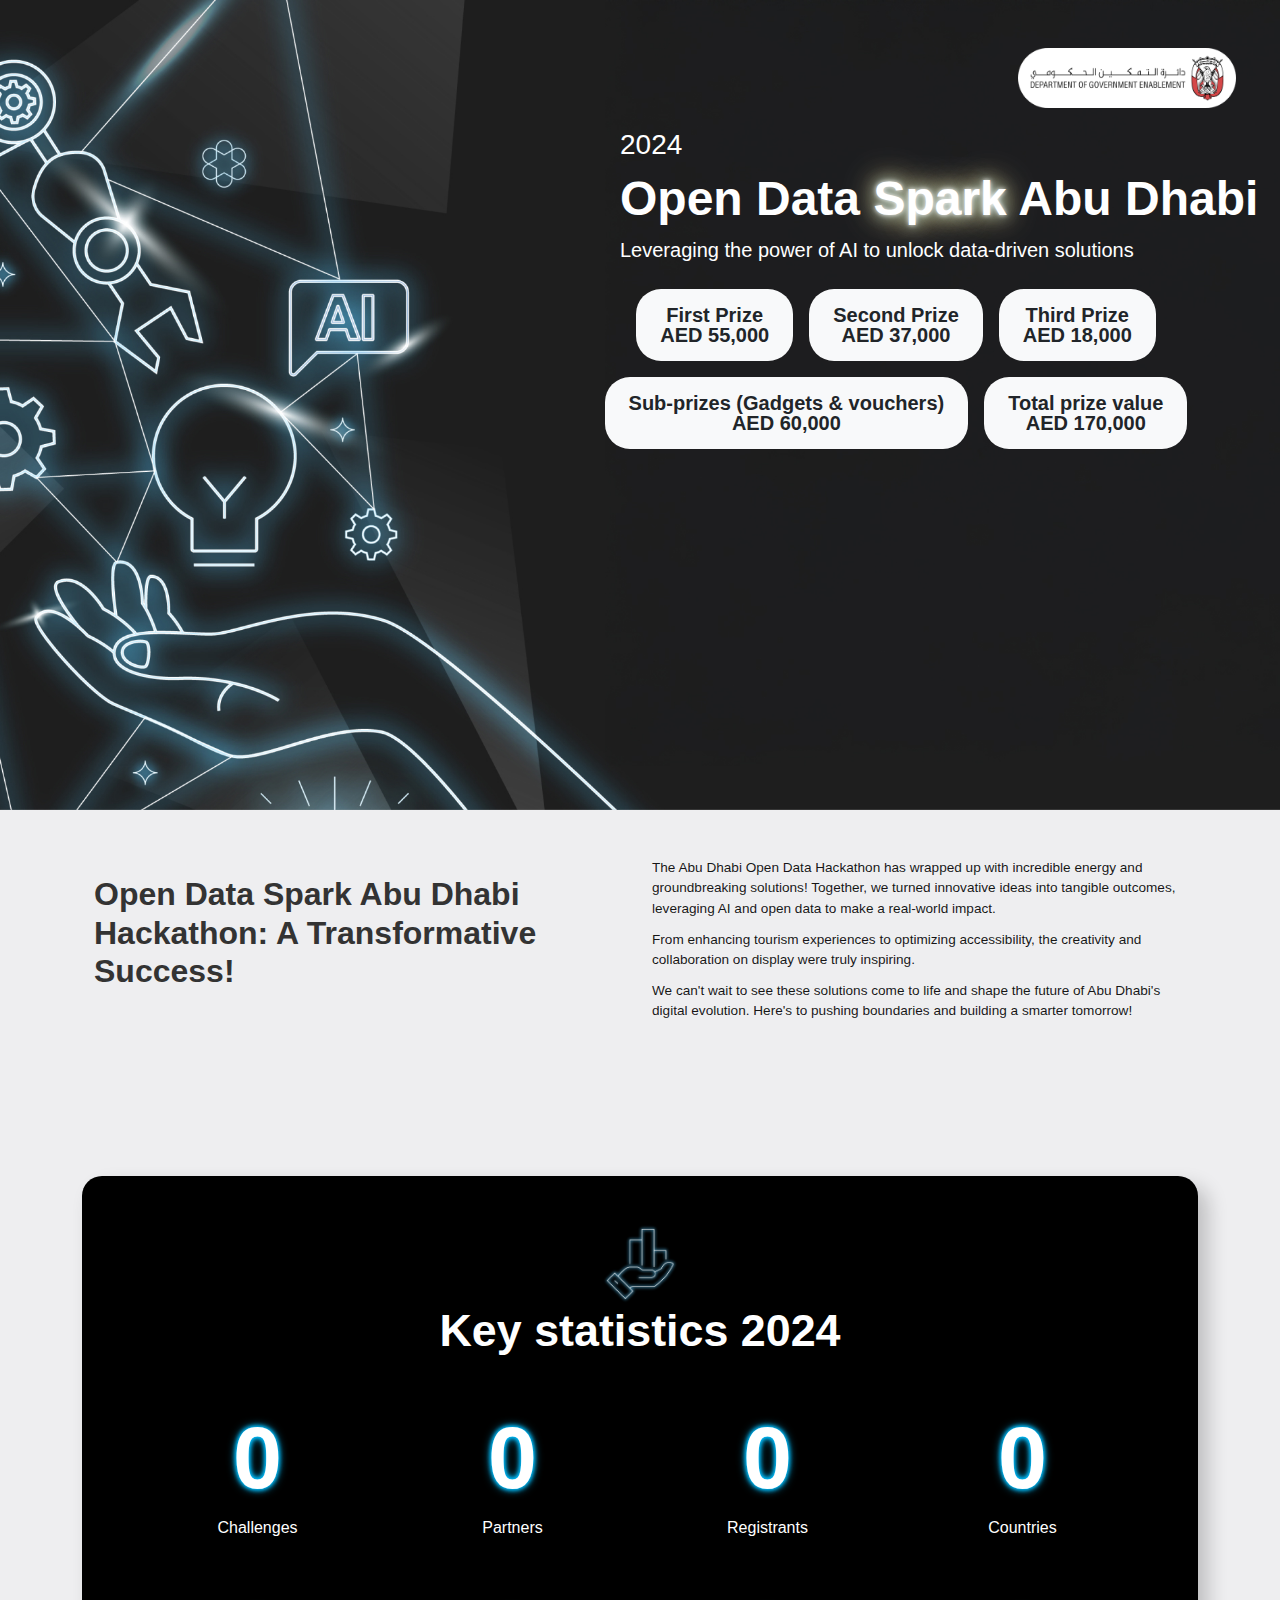
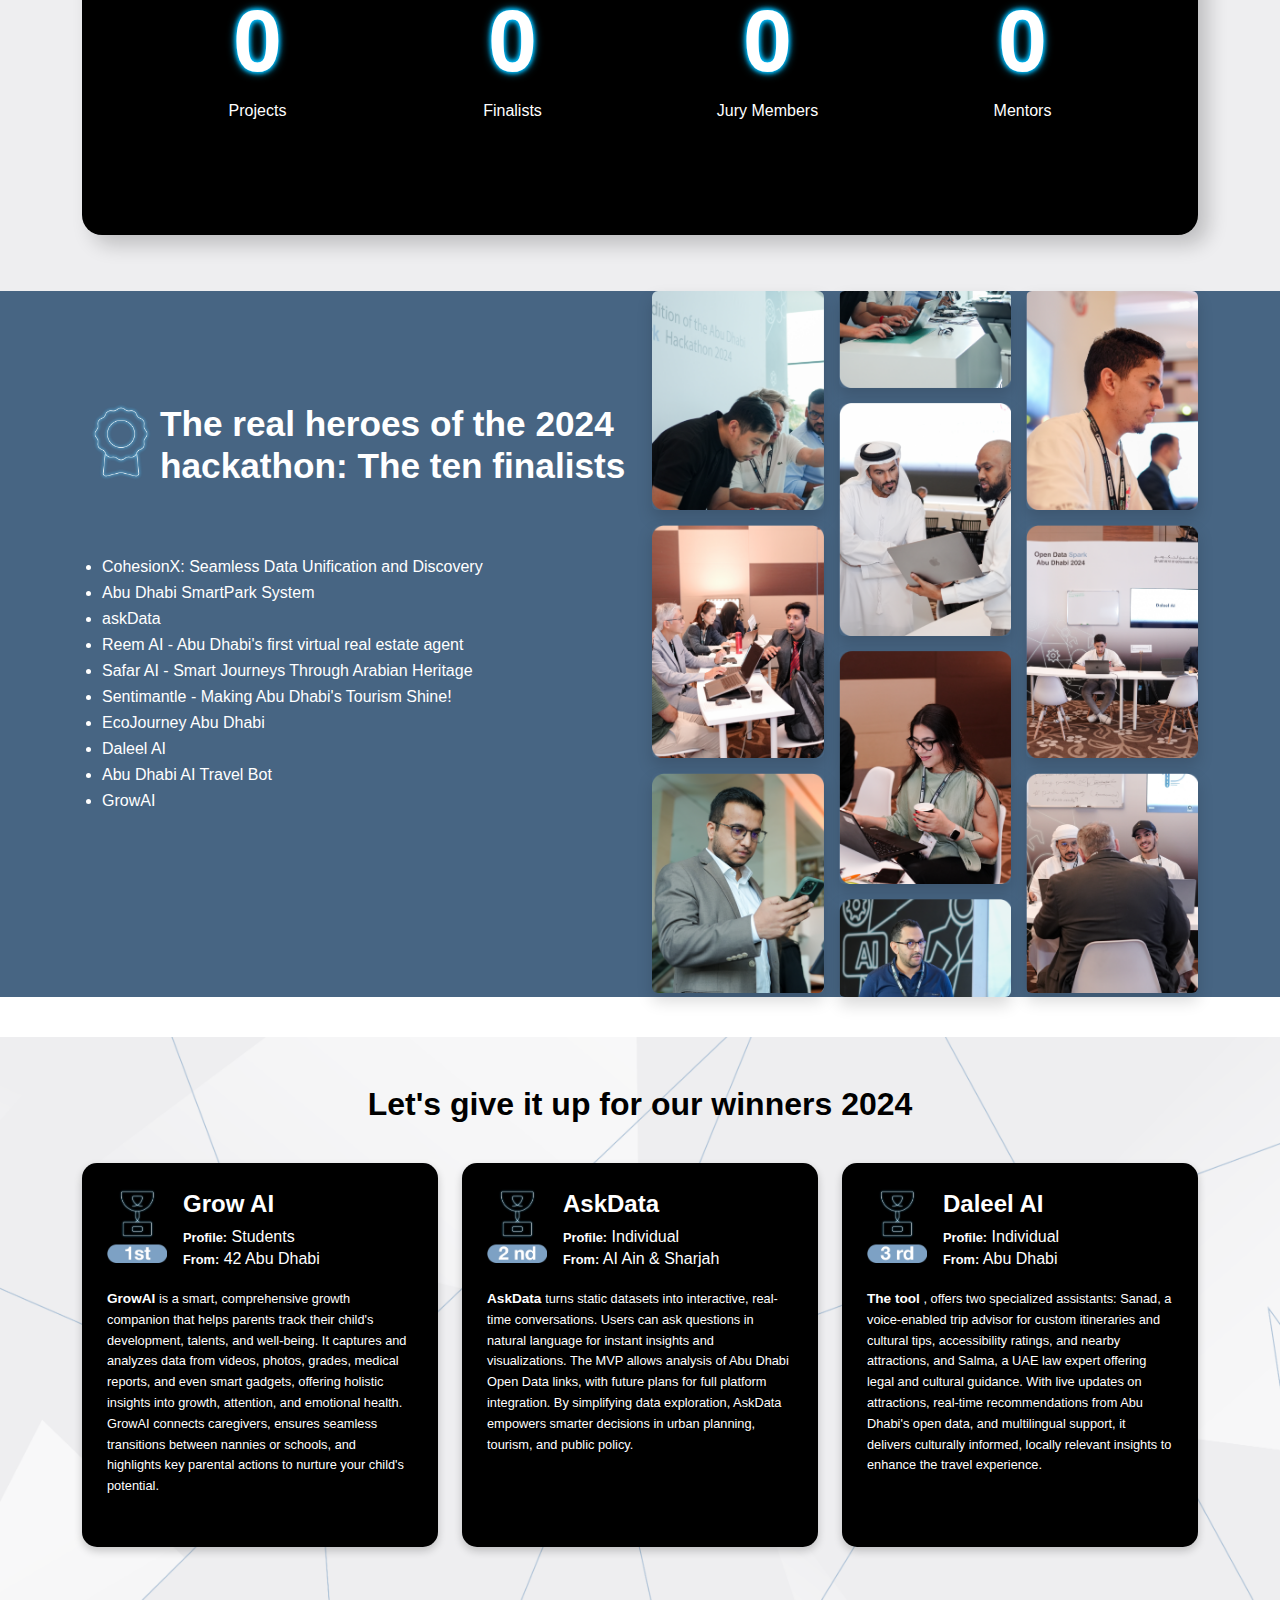
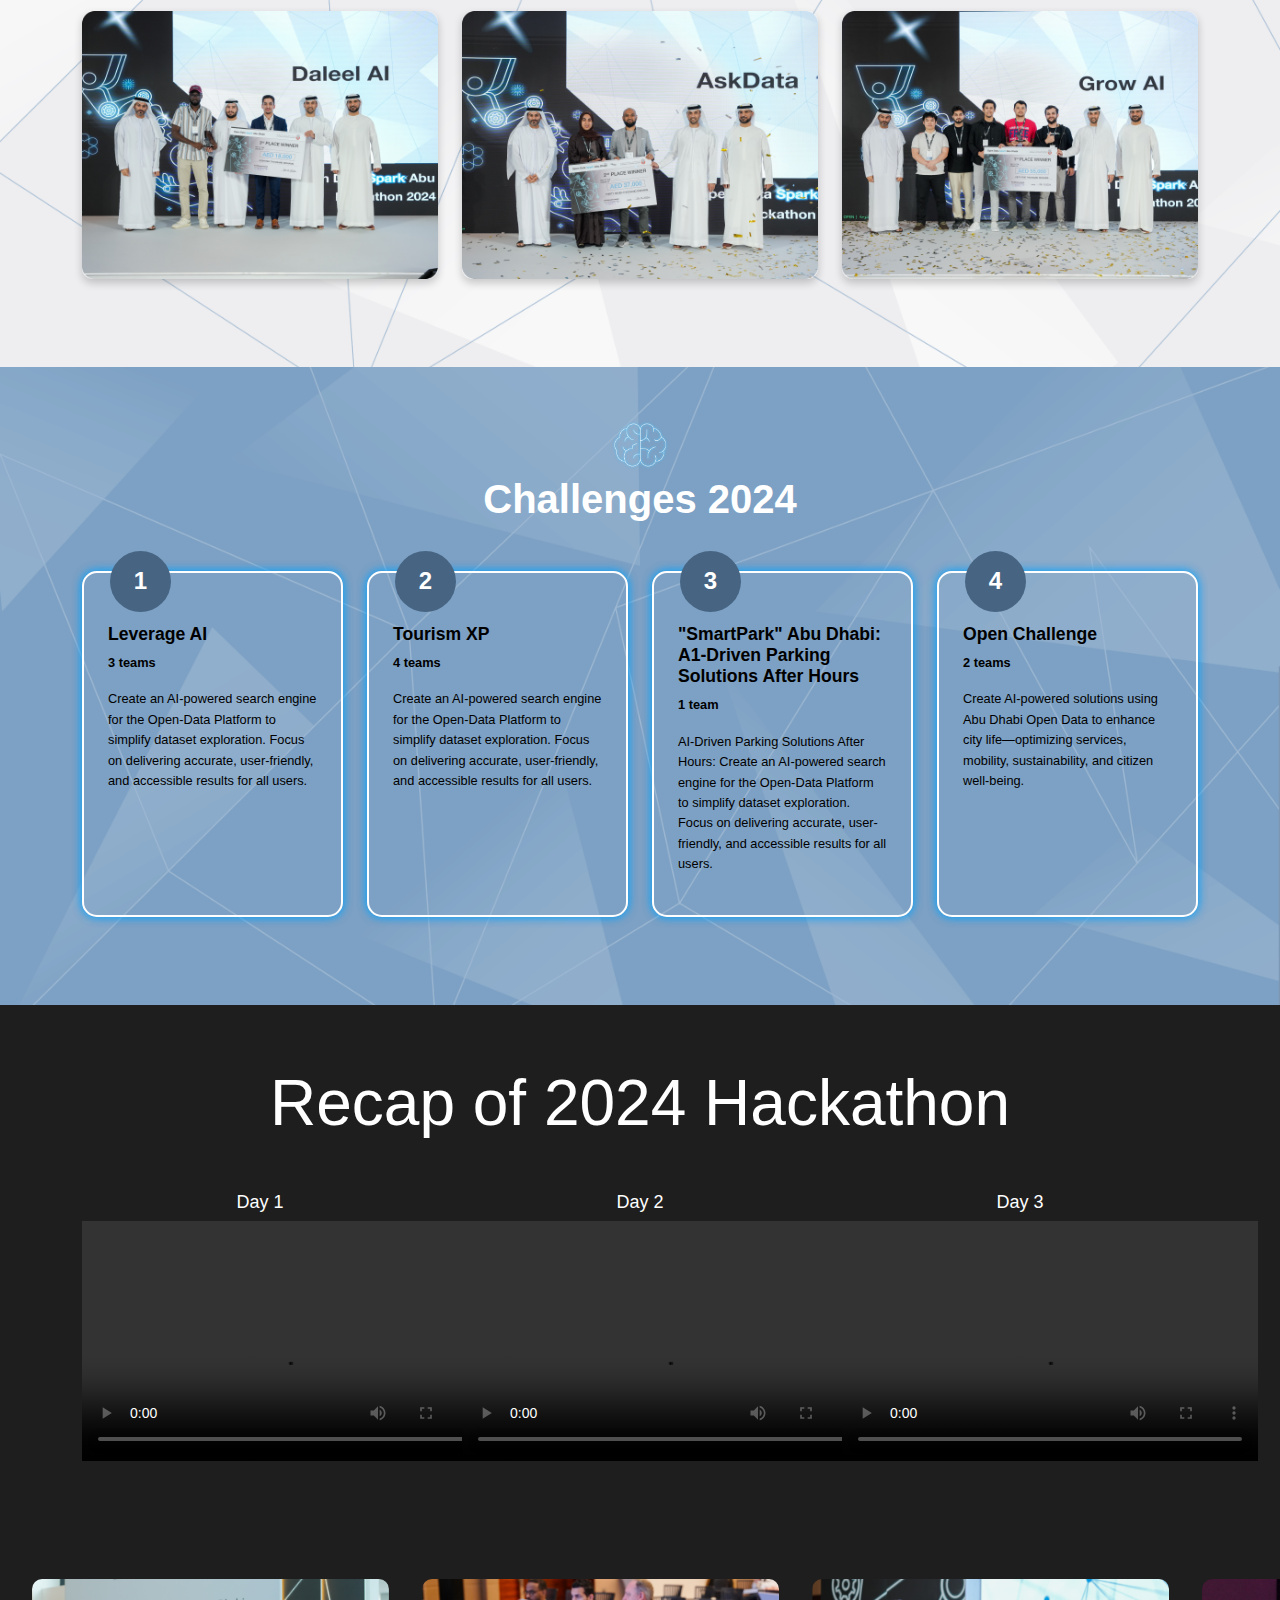
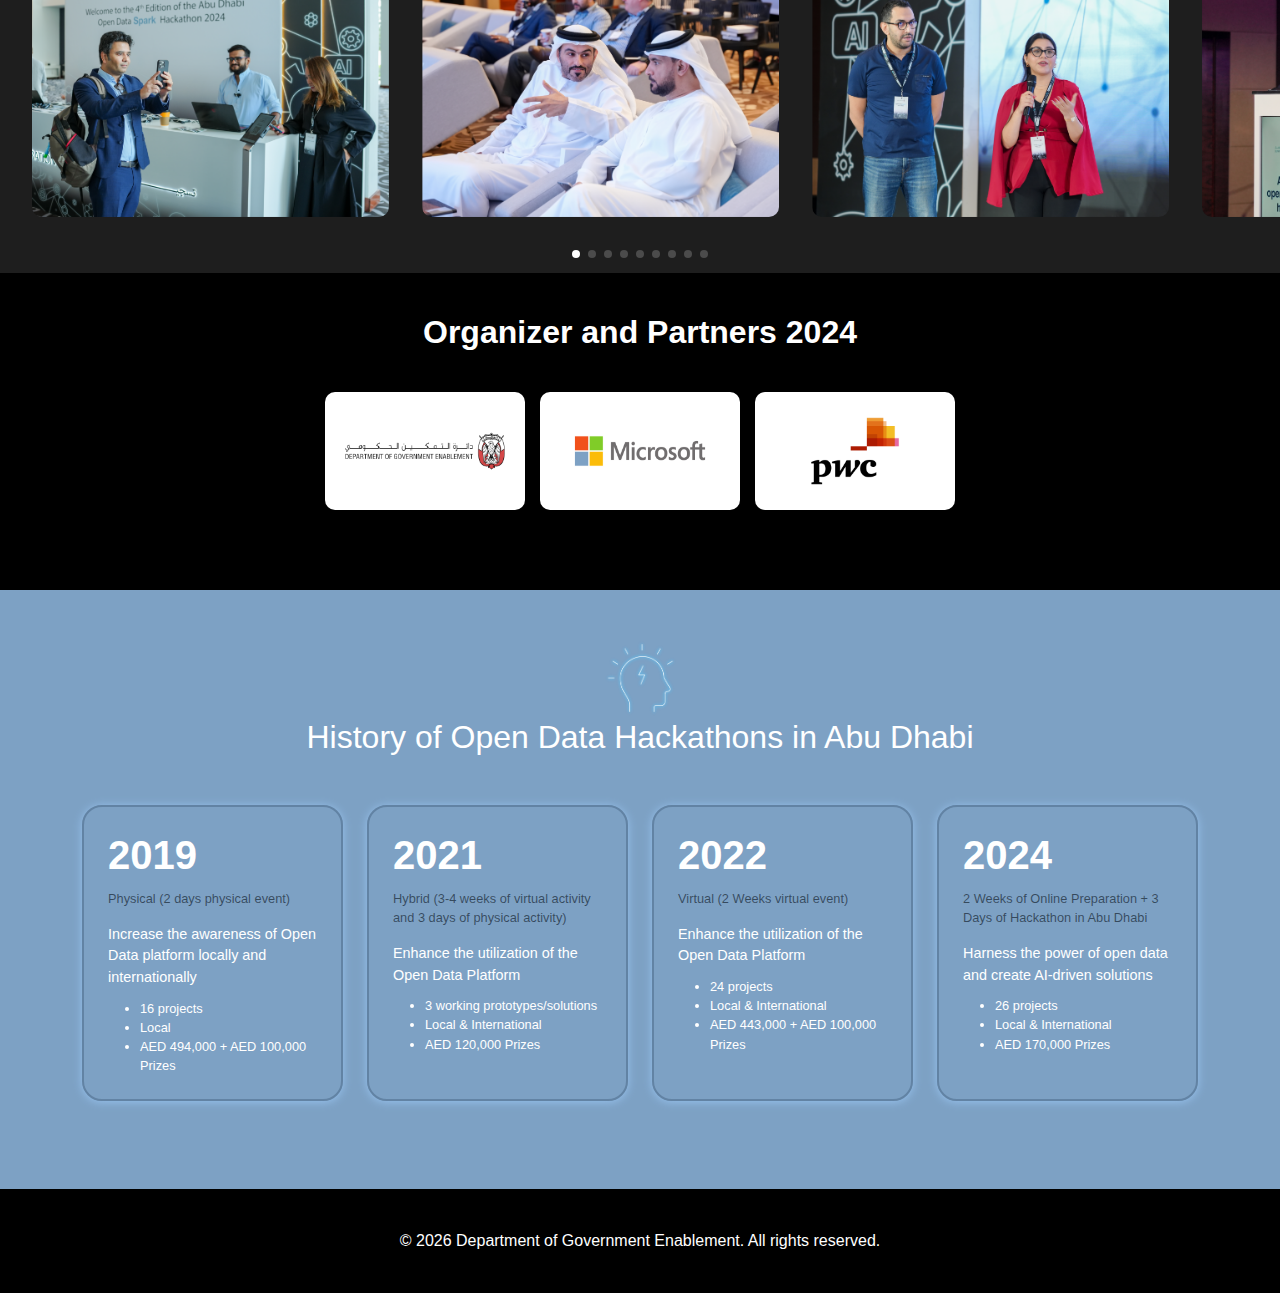
<file: index.html>
<!DOCTYPE html>
<html lang="en">
  <head>
    <meta charset="UTF-8" />
    <meta name="viewport" content="width=device-width, initial-scale=1.0" />
    <title>Open Data Spark Abu Dhabi</title>
    <!-- Bootstrap CSS -->
    <link
      href="https://cdn.jsdelivr.net/npm/bootstrap@5.3.0-alpha3/dist/css/bootstrap.min.css"
      rel="stylesheet"
    />

    <link
    rel="stylesheet"
    href="https://cdn.jsdelivr.net/npm/swiper@11/swiper-bundle.min.css"
  />
      <!-- Custom CSS -->
   
    <link rel="stylesheet" href="style.css" />
  </head>
  <body>
    
    
      <!-- herobanner header -->
      <div class="container-fluid heroBanner2">
      <div class="row align-items-center text-white py-5">
        <div class="col-12">
          <img src="./images/Frame 30 + 1.png" alt="Department Logo" class="logo">
            <div class="heroBanner__content1">
            <h3 class="text-2024">2024</h3>
            <h3 class="display-5 fw-bold">Open Data <span class="glowing-text">Spark</span> Abu Dhabi</h3>
            <p class="lead">Leveraging the power of AI to unlock data-driven solutions</p>
            <div class="inner-container1 d-flex justify-content-center gap-3 mt-4 flex-wrap">
              <div class="badge bg-light text-dark fs-5 py-3 px-4 text-center">
                First Prize <br>AED 55,000
              </div>
              <div class="badge bg-light text-dark fs-5 py-3 px-4 text-center">
                Second Prize <br>AED 37,000
              </div>
              <div class="badge bg-light text-dark fs-5 py-3 px-4 text-center">
                Third Prize <br>AED 18,000
              </div>
              <div class="badge bg-light text-dark fs-5 py-3 px-4 text-center">
                Sub-prizes (Gadgets & vouchers) <br>AED 60,000
              </div>
              <div class="badge bg-light text-dark fs-5 py-3 px-4 text-center">
                Total prize value <br>AED 170,000
              </div>
            </div>
          </div>
        </div>
      </div>
    </div>
      
  


    <div class="success-section py-4">
      <div class="container p-4">
        <div class="row align-items-center">
          <div class="col-md-6">
            <h2 class="mb-4">
              Open Data Spark Abu Dhabi Hackathon: A Transformative Success!
            </h2>
          </div>
          <div class="col-md-6">
            <p>
              The Abu Dhabi Open Data Hackathon has wrapped up with incredible
              energy and groundbreaking solutions! Together, we turned
              innovative ideas into tangible outcomes, leveraging AI and open
              data to make a real-world impact.
            </p>
            <p>
              From enhancing tourism experiences to optimizing accessibility,
              the creativity and collaboration on display were truly inspiring.
            </p>
            <p>
              We can't wait to see these solutions come to life and shape the
              future of Abu Dhabi's digital evolution. Here's to pushing
              boundaries and building a smarter tomorrow!
            </p>
          </div>
        </div>
      </div>
    </div>

    <div class="key-stats-section py-5">
      <div class="container text-center py-2">
        <div class="stats-card p-5">
          <div class="icon mb-3">
            <img
              src="./images/DGE__Career.png"
              alt="Statistics Icon"
              class="img-fluid"
            />
            <h3 class="text-white mb-5">Key statistics 2024</h3>
          </div>

          <div class="container my-5">
            <div class="row text-white">
              <div class="col-6 col-md-3 mb-5">
                <h4 data-target="4">0</h4>
                <p>Challenges</p>
              </div>
              <div class="col-6 col-md-3 mb-5">
                <h4 data-target="3">0</h4>
                <p>Partners</p>
              </div>
              <div class="col-6 col-md-3 mb-5">
                <h4 data-target="170">0</h4>
                <p>Registrants</p>
              </div>
              <div class="col-6 col-md-3 mb-5">
                <h4 data-target="22">0</h4>
                <p>Countries</p>
              </div>
              <div class="col-6 col-md-3 mb-3">
                <h4 data-target="37">0</h4>
                <p>Projects</p>
              </div>
              <div class="col-6 col-md-3 mb-3">
                <h4 data-target="10">0</h4>
                <p>Finalists</p>
              </div>
              <div class="col-6 col-md-3 mb-3">
                <h4 data-target="9">0</h4>
                <p>Jury Members</p>
              </div>
              <div class="col-6 col-md-3 mb-3">
                <h4 data-target="10">0</h4>
                <p>Mentors</p>
              </div>
            </div>
          </div>
        </div>
      </div>
    </div>

    <div class="finalists-section">
      <div class="container">
        <div class="row">
          <div class="col-lg-6 text-white" style="padding-top: 7rem;">
            <div class="d-flex flex-row mb-5">
              <img
                class="finalists_head_img_section"
                src="./images/DGE__Prize.png"
                alt=""
              />
              <h2 class="mb-4">
                The real heroes of the 2024 hackathon: The ten finalists
              </h2>
            </div>
            <ul class="finalists-list">
              <li>CohesionX: Seamless Data Unification and Discovery</li>
              <li>Abu Dhabi SmartPark System</li>
              <li>askData</li>
              <li>Reem AI - Abu Dhabi's first virtual real estate agent</li>
              <li>Safar AI - Smart Journeys Through Arabian Heritage</li>
              <li>Sentimantle - Making Abu Dhabi's Tourism Shine!</li>
              <li>EcoJourney Abu Dhabi</li>
              <li>Daleel AI</li>
              <li>Abu Dhabi AI Travel Bot</li>
              <li>GrowAI</li>
            </ul>
          </div>
          <div class="col-lg-6">
            <div class="custom-grid">
              <div class="grid-column">
                <img
                  src="./images/Rectangle 5.png"
                  alt="Finalist 1"
                  class="img-fluid rounded shadow"
                />
                <img
                  src="./images/Rectangle 6.png"
                  alt="Finalist 2"
                  class="img-fluid rounded shadow"
                />
                <img
                  src="./images/Rectangle 7.png"
                  alt="Finalist 3"
                  class="img-fluid rounded shadow"
                />
              </div>
              <div class="grid-column">
                <img
                src="./images/Rectangle 5 (1).png"
                  alt="Finalist 4"
                  class="img-fluid rounded shadow"
                />
                <img
                src="./images/Rectangle 6 (1).png"
                  alt="Finalist 5"
                  class="img-fluid rounded shadow"
                />
                <img
                src="./images/Rectangle 7 (1).png"
                  alt="Finalist 6"
                  class="img-fluid rounded shadow"
                />
                <img
                src="./images/Rectangle 8.png"
                  alt="Finalist 7"
                  class="img-fluid rounded shadow"
                />
              </div>
              <div class="grid-column">
                <img
                src="./images/Rectangle 5 (2).png"
                  alt="Finalist 8"
                  class="img-fluid rounded shadow"
                />
                <img
                src="./images/Rectangle 6 (2).png"
                  alt="Finalist 9"
                  class="img-fluid rounded shadow"
                />
                <img
                src="./images/Rectangle 7 (2).png"
                  alt="Finalist 10"
                  class="img-fluid rounded shadow"
                />
              </div>
            </div>
          </div>
        </div>
      </div>
    </div>

    <section class="our-winner_section py-5">
      <div class="container">
        <h3>Let's give it up for our winners 2024</h3>

        <div class="row g-4">
          <div class="col-md-4">
            <div class="award-container">
              <div class="d-flex align-items-center mb-3">
                <img src="./images/Frame 75.png" alt="Award Image" />
                <div class="ms-3">
                  <h1>Grow AI</h1>
                  <p><span>Profile:</span> Students</p>
                  <p><span>From:</span> 42 Abu Dhabi</p>
                </div>
              </div>
              <p class="award-container__p">
                <strong>GrowAI</strong>  is a smart, comprehensive growth
                companion that helps parents track their child's development,
                talents, and well-being. It captures and analyzes data from
                videos, photos, grades, medical reports, and even smart gadgets,
                offering holistic insights into growth, attention, and emotional
                health. GrowAI connects caregivers, ensures seamless transitions
                between nannies or schools, and highlights key parental actions
                to nurture your child's potential.
              </p>
            </div>
          </div>

          <div class="col-md-4">
            <div class="award-container">
              <div class="d-flex align-items-center mb-3">
                <img src="./images/Frame 75 (1).png" alt="Award Image" />
                <div class="ms-3">
                  <h1>AskData</h1>
                  <p><span>Profile:</span> Individual</p>
                  <p><span>From:</span> AI Ain & Sharjah</p>
                </div>
              </div>
              <p class="award-container__p">
                <strong>AskData </strong>
                turns static datasets into interactive, real-time conversations.
                Users can ask questions in natural language for instant insights
                and visualizations. The MVP allows analysis of Abu Dhabi Open
                Data links, with future plans for full platform integration. By
                simplifying data exploration, AskData empowers smarter decisions
                in urban planning, tourism, and public policy.
              </p>
            </div>
          </div>

          <div class="col-md-4">
            <div class="award-container">
              <div class="d-flex align-items-center mb-3">
                <img src="./images/Frame 75 (2).png" alt="Award Image" />
                <div class="ms-3">
                  <h1>Daleel AI</h1>
                  <p><span>Profile:</span> Individual</p>
                  <p><span>From:</span> Abu Dhabi</p>
                </div>
              </div>
              <p class="award-container__p">
                <strong> The tool</strong> , offers two specialized
                assistants: Sanad, a voice-enabled trip advisor for custom
                itineraries and cultural tips, accessibility ratings, and nearby
                attractions, and Salma, a UAE law expert offering legal and
                cultural guidance. With live updates on attractions, real-time
                recommendations from Abu Dhabi's open data, and multilingual
                support, it delivers culturally informed, locally relevant
                insights to enhance the travel experience.
              </p>
            </div>
          </div>
        </div>

        <div class="row g-4 mt-4">
          <div class="col-md-4">
            <div class="award-images">
              <img src="./images/Group 18 (1).png" alt="Winner Image 1" />
            </div>
          </div>
          <div class="col-md-4">
            <div class="award-images">
              <img src="./images/Group 18.png" alt="Winner Image 2" />
            </div>
          </div>
          <div class="col-md-4">
            <div class="award-images">
              <img src="./images/Frame 20.png" alt="Winner Image 3" />
            </div>
          </div>
        </div>
      </div>
    </section>

    <section
      class="Challenges-Section"
      style="
        background-image: url('./images/Challenges.png');
        background-size: cover;
        background-position: center;
      "
    >
      <div class="challenges-section py-5">
        <div class="container text-center text-white">
          <img
            class="brain_img"
            src="./images/DGE__Challenge.png"
            alt="image"
          />
          <h2 class="mb-5">Challenges 2024</h2>
          <div class="row g-4">
            <div class="col-md-3">
              <div class="challenge-card p-4">
                <div class="number-circle mx-auto mb-3">1</div>
                <h4>Leverage AI</h4>
                <p class="teams">3 teams</p>
                <p>
                  Create an AI-powered search engine for the Open-Data Platform
                  to simplify dataset exploration. Focus on delivering accurate,
                  user-friendly, and accessible results for all users.
                </p>
              </div>
            </div>
            <div class="col-md-3">
              <div class="challenge-card p-4">
                <div class="number-circle mx-auto mb-3">2</div>
                <h4>Tourism XP</h4>
                <p class="teams">4 teams</p>
                <p>
                  Create an AI-powered search engine for the Open-Data Platform
                  to simplify dataset exploration. Focus on delivering accurate,
                  user-friendly, and accessible results for all users.
                </p>
              </div>
            </div>
            <div class="col-md-3">
              <div class="challenge-card p-4">
                <div class="number-circle mx-auto mb-3">3</div>
                <h4>
                  "SmartPark" Abu Dhabi: A1-Driven Parking Solutions After Hours
                </h4>
                <p class="teams">1 team</p>
                <p>
                  AI-Driven Parking Solutions After Hours: Create an AI-powered
                  search engine for the Open-Data Platform to simplify dataset
                  exploration. Focus on delivering accurate, user-friendly, and
                  accessible results for all users.
                </p>
              </div>
            </div>
            <div class="col-md-3">
              <div class="challenge-card p-4">
                <div class="number-circle mx-auto mb-3">4</div>
                <h4>Open Challenge</h4>
                <p class="teams">2 teams</p>
                <p>
                  Create AI-powered solutions using Abu Dhabi Open Data to
                  enhance city life—optimizing services, mobility,
                  sustainability, and citizen well-being.
                </p>
                
              </div>
            </div>
          </div>
        </div>
      </div>
    </section>

    <!-- Recap Section -->
    <section class="Recap-container">
      <div class="Recap-Section text-center">
        <div class="container">
          <h1>Recap of 2024 Hackathon</h1>
          <div class="row justify-content-center">
            <div class="col-12 col-md-4 video-wrapper">
              <h2>Day 1</h2>
              <video class="recap-video" controls preload="metadata">
                <source src="https://data.abudhabi/opendata/sites/default/files/files/videos/Open_Data_Spark_Day_01_Wrap_Up_compressed.mp4" type="video/mp4">
                Your browser does not support the video tag.
              </video>
            </div>
            <div class="col-12 col-md-4 video-wrapper">
              <h2>Day 2</h2>
              <video class="recap-video" controls preload="metadata">
                <source src="https://data.abudhabi/opendata/sites/default/files/files/videos/Open_Data_Spark_Day_02_Wrap_Up_compressed.mp4" type="video/mp4">
                Your browser does not support the video tag.
              </video>
            </div>
            <div class="col-12 col-md-4 video-wrapper">
              <h2>Day 3</h2>
              <video class="recap-video" controls preload="metadata">
                <source src="https://data.abudhabi/opendata/sites/default/files/files/videos/Open_Data_Winners_Announcement_compressed.mp4" type="video/mp4">
                Your browser does not support the video tag.
              </video>
            </div>
          </div>
        </div>
      </div>

      <div class="swiper Recap-Swiper">
        <div class="swiper-wrapper">
          <div class="swiper-slide"><img src="./images/BAS08374.png" alt="Slide 1"></div>
          <div class="swiper-slide"><img src="./images/BAS08470.png" alt="Slide 2"></div>
          <div class="swiper-slide"><img src="./images/BAS08692.png" alt="Slide 3"></div>
          <div class="swiper-slide"><img src="./images/HAR01547.png" alt="Slide 4"></div>
          <div class="swiper-slide"><img src="./images/HAR01687.png" alt="Slide 5"></div>
          <div class="swiper-slide"><img src="./images/HAR01758.png" alt="Slide 4"></div>
          <div class="swiper-slide"><img src="./images/HAR02519.png" alt="Slide 5"></div>
          <div class="swiper-slide"><img src="./images/HAR02277.png" alt="Slide 4"></div>
          <div class="swiper-slide"><img src="./images/HAR02366.png" alt="Slide 5"></div>
       
       
        </div>
        <!-- Pagination -->
        <div class="swiper-pagination"></div>
      </div>

    </section>

    
   

    <!-- footer -->

    <footer>
        <h1>Organizer and Partners 2024</h1>
        <div class="container">
          <div class="row partners-grid justify-content-center">
            <div class="col-6 col-md-4 col-lg-2 d-flex justify-content-center">
              <img src="./images/Frame 30.png" alt="Government">
            </div>
            <div class="col-6 col-md-4 col-lg-2 d-flex justify-content-center">
              <img src="./images/Frame 27.png" alt="Microsoft">
            </div>
            <div class="col-6 col-md-4 col-lg-2 d-flex justify-content-center">
              <img src="./images/Frame 28.png" alt="PwC">
            </div>
            
          </div>
        </div>
      </footer>

      <div class="history-section py-5">
        <div class="container">
          <div class="text-center mb-4">
            <img
              src="./images/DGE__Create.png"
              alt="History Icon"
              class="img-fluid"
              style="max-width: 80px"
            />
  
            <h2 class="text-center text-white mb-4">
              History of Open Data Hackathons in Abu Dhabi
            </h2>
          </div>
          <div class="row g-4 mt-2">
            <div class="col-md-3">
              <div class="custom-card text-left p-4">
                <h3 class="year">2019</h3>
                <p class="event-type">Physical (2 days physical event)</p>
                <p class="description">
                  Increase the awareness of Open Data platform locally and
                  internationally
                </p>
                <ul class="list-rounded">
                  <li>16 projects</li>
                  <li>Local</li>
                  <li>AED 494,000 + AED 100,000 Prizes</li>
                </ul>
              </div>
            </div>
            <div class="col-md-3">
              <div class="custom-card text-left p-4">
                <h3 class="year">2021</h3>
                <p class="event-type">
                  Hybrid (3-4 weeks of virtual activity and 3 days of physical
                  activity)
                </p>
                <p class="description">
                  Enhance the utilization of the Open Data Platform
                </p>
                <ul class="list-rounded">
                  <li>3 working prototypes/solutions</li>
                  <li>Local & International</li>
                  <li>AED 120,000 Prizes</li>
                </ul>
              </div>
            </div>
            <div class="col-md-3">
              <div class="custom-card text-left p-4">
                <h3 class="year">2022</h3>
                <p class="event-type">Virtual (2 Weeks virtual event)</p>
                <p class="description">
                  Enhance the utilization of the Open Data Platform
                </p>
                <ul class="list-rounded">
                  <li>24 projects</li>
                  <li>Local & International</li>
                  <li>AED 443,000 + AED 100,000 Prizes</li>
                </ul>
              </div>
            </div>
            <div class="col-md-3">
              <div class="custom-card text-left p-4">
                <h3 class="year">2024</h3>
                <p class="event-type">
                  2 Weeks of Online Preparation + 3 Days of Hackathon in Abu Dhabi
                </p>
                <p class="description">
                  Harness the power of open data and create AI-driven solutions
                </p>
                <ul class="list-rounded">
                  <li>26 projects</li>
                  <li>Local & International</li>
                  <li>AED 170,000 Prizes</li>
                </ul>
              </div>
            </div>
          </div>
        </div>
      </div>
    <footer>
      <div class="container text-center">
        <p class="mb-0">&copy; <script>document.write(new Date().getFullYear())</script> Department of Government Enablement. All rights reserved.</p>
      </div>
    </footer>
    <!-- Bootstrap JS -->
    <script src="https://cdn.jsdelivr.net/npm/bootstrap@5.3.0-alpha3/dist/js/bootstrap.bundle.min.js"></script>
    <script src="https://cdn.jsdelivr.net/npm/swiper@11/swiper-bundle.min.js"></script>
    <script>
      const swiper = new Swiper('.swiper', {
        loop: true,
        spaceBetween: -30,
        pagination: {
          el: '.swiper-pagination',
          clickable: true,
        },
        breakpoints: {
          0: {
            slidesPerView: 1, 
          },
          640: {
            slidesPerView: 1, 
          },
          768: {
            slidesPerView: 2, 
          },
          1024: {
            slidesPerView: 3, 
          },
        },
      });
   
   // Counter animation function
  
   function animateCounters(entries, observer) {
      entries.forEach(entry => {
        if (entry.isIntersecting) {
          const counters = entry.target.querySelectorAll('h4[data-target]');
          counters.forEach(counter => {
            const updateCount = () => {
              const target = +counter.getAttribute('data-target');
              const count = +counter.innerText;
              const increment = Math.ceil(target / 10000); 

              if (count < target) {
                counter.innerText = count + increment;
                setTimeout(updateCount, 10);
              } else {
                counter.innerText = target;
              }
            };
            updateCount();
          });
          observer.unobserve(entry.target);
        }
      });
    }

    // Create Intersection Observer
    const observer = new IntersectionObserver(animateCounters, {
      threshold: 0.75, 
    });

    // Observe the stats-card container
    const statsCard = document.querySelector('.stats-card');
    observer.observe(statsCard);
   
   </script>
    

</body>
</html>
</file>
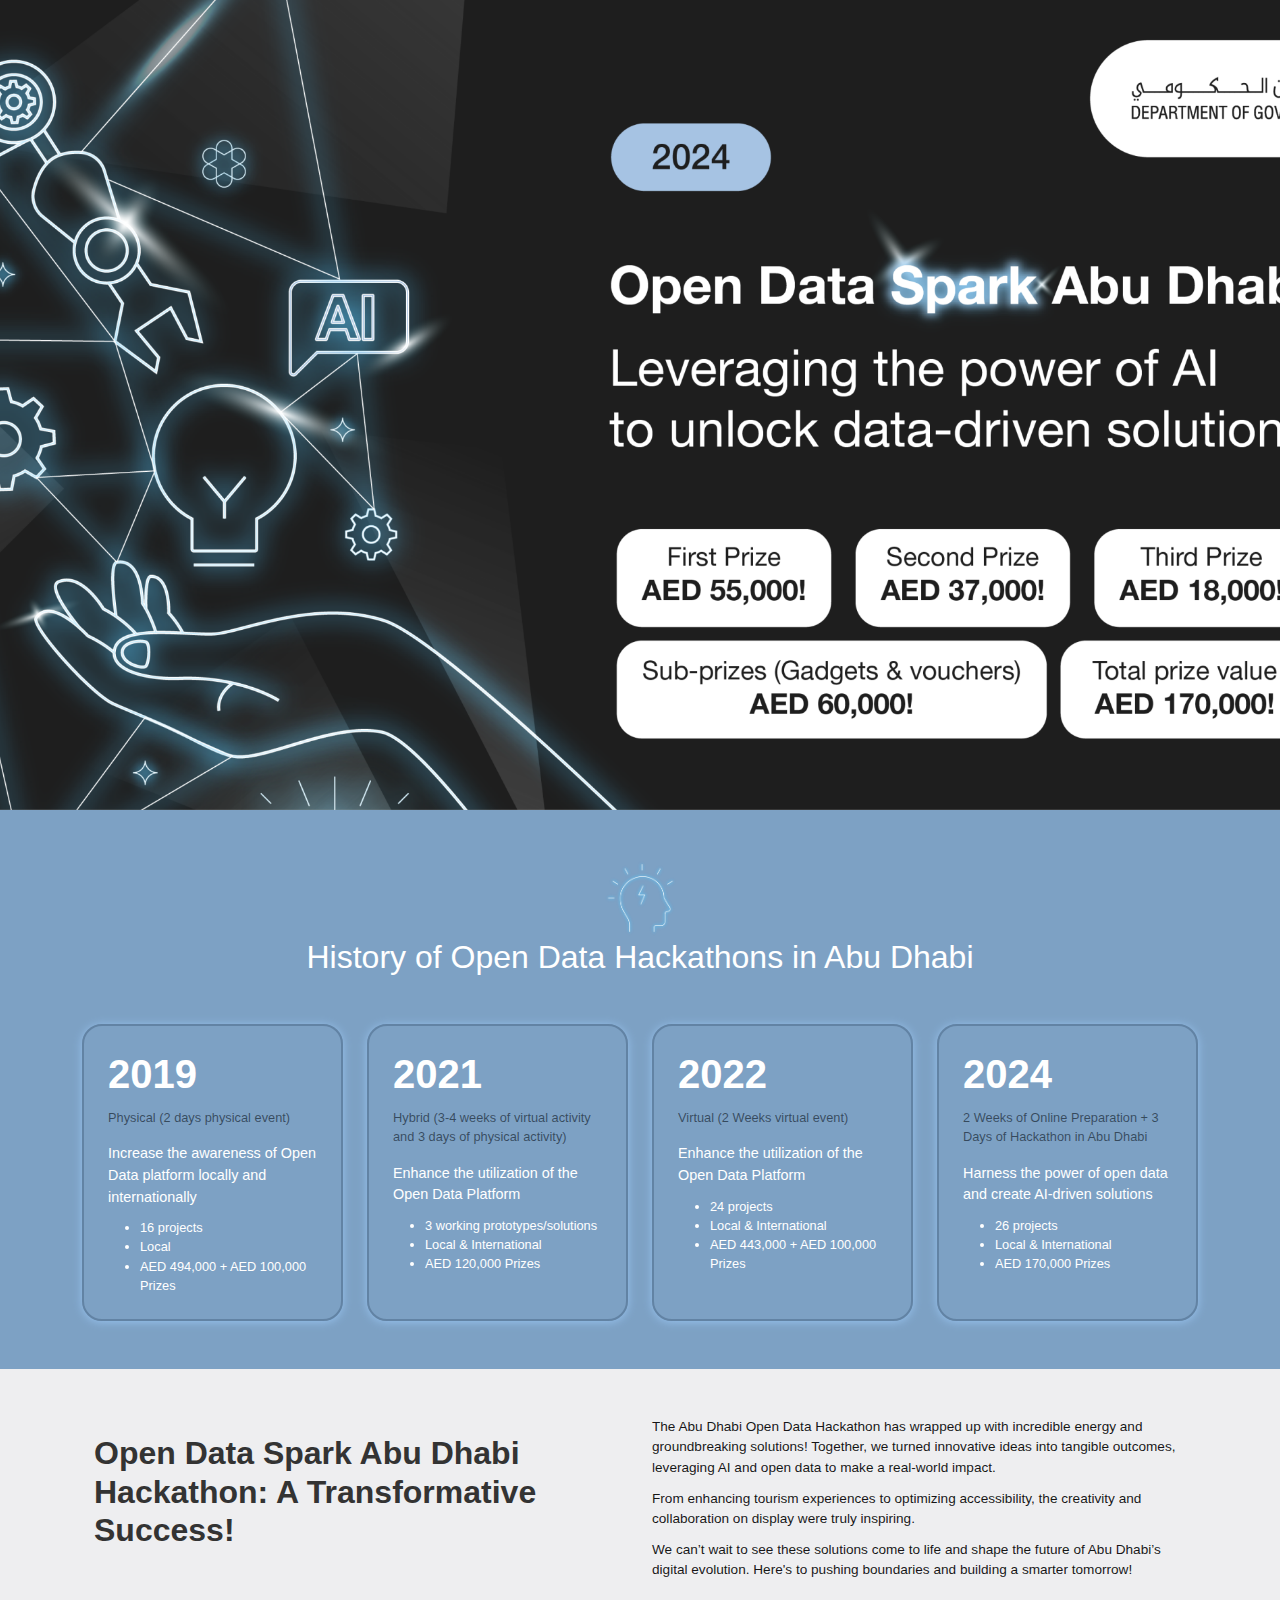
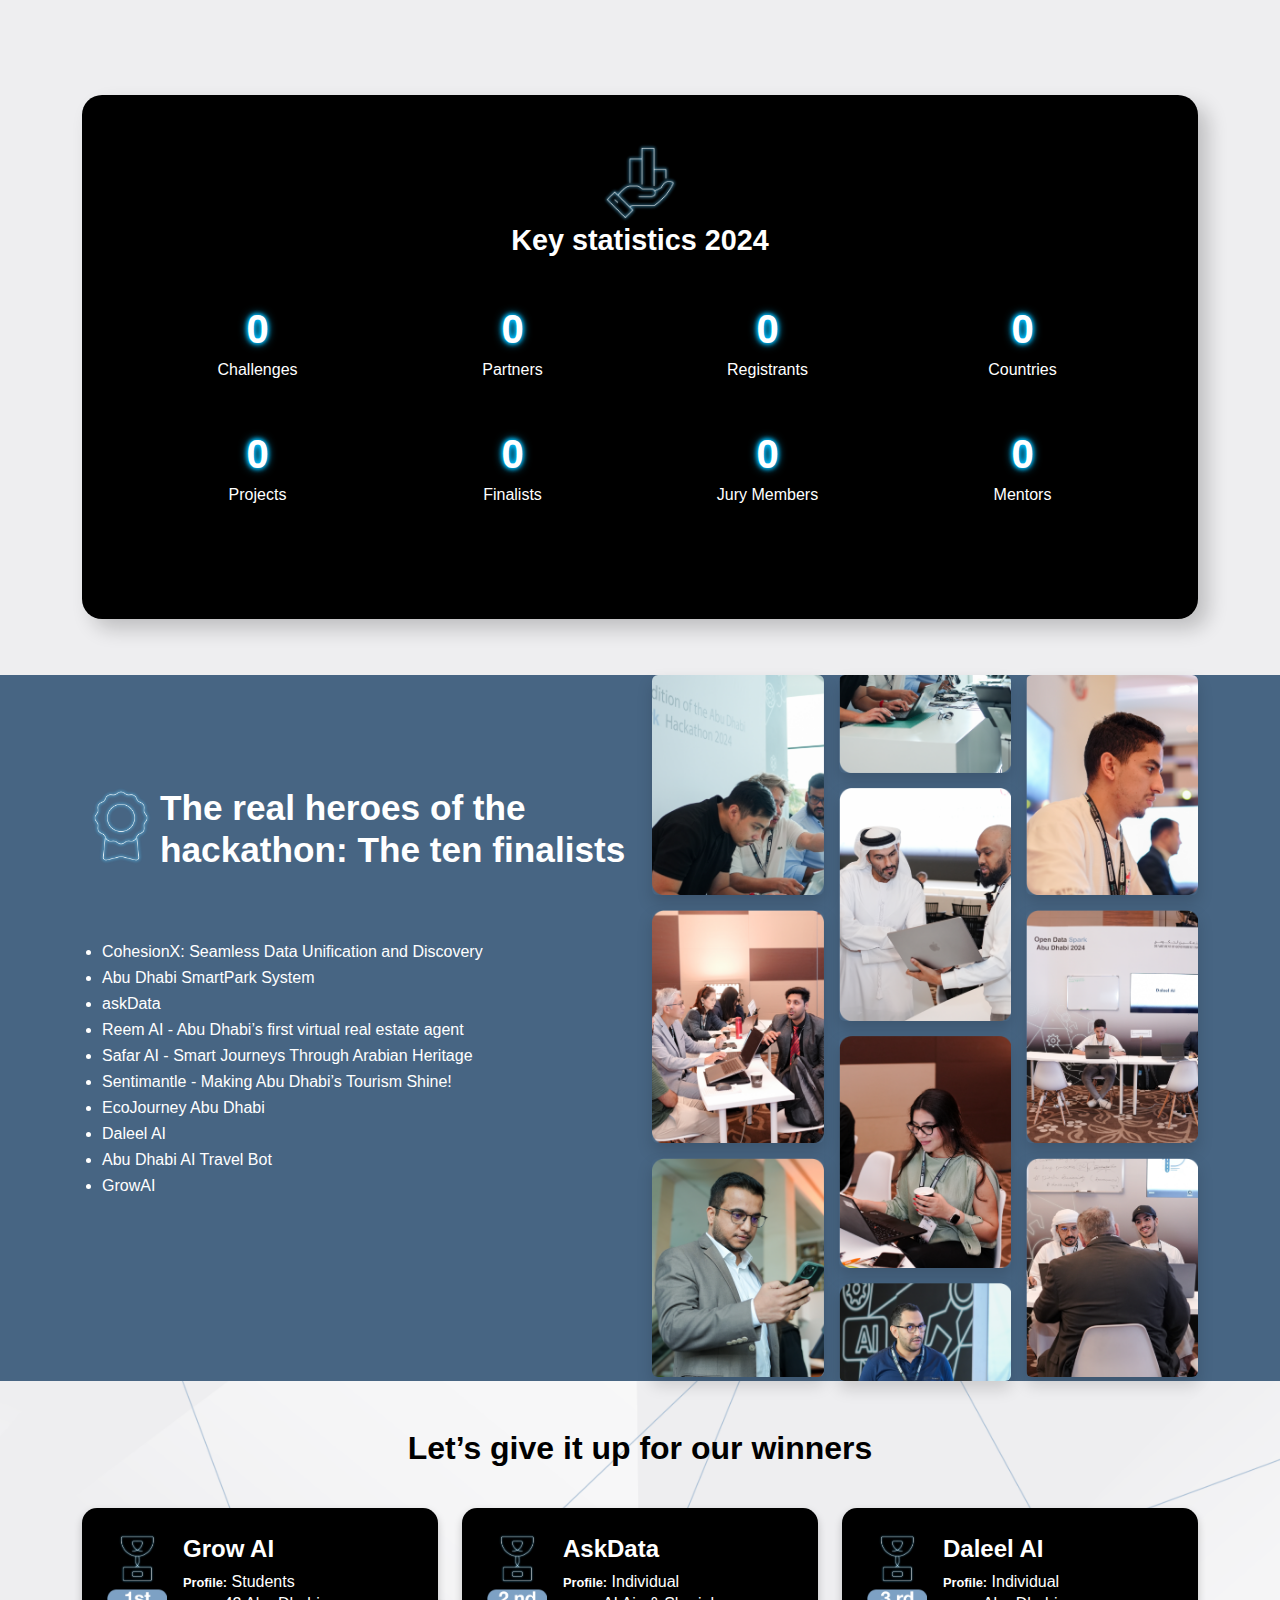
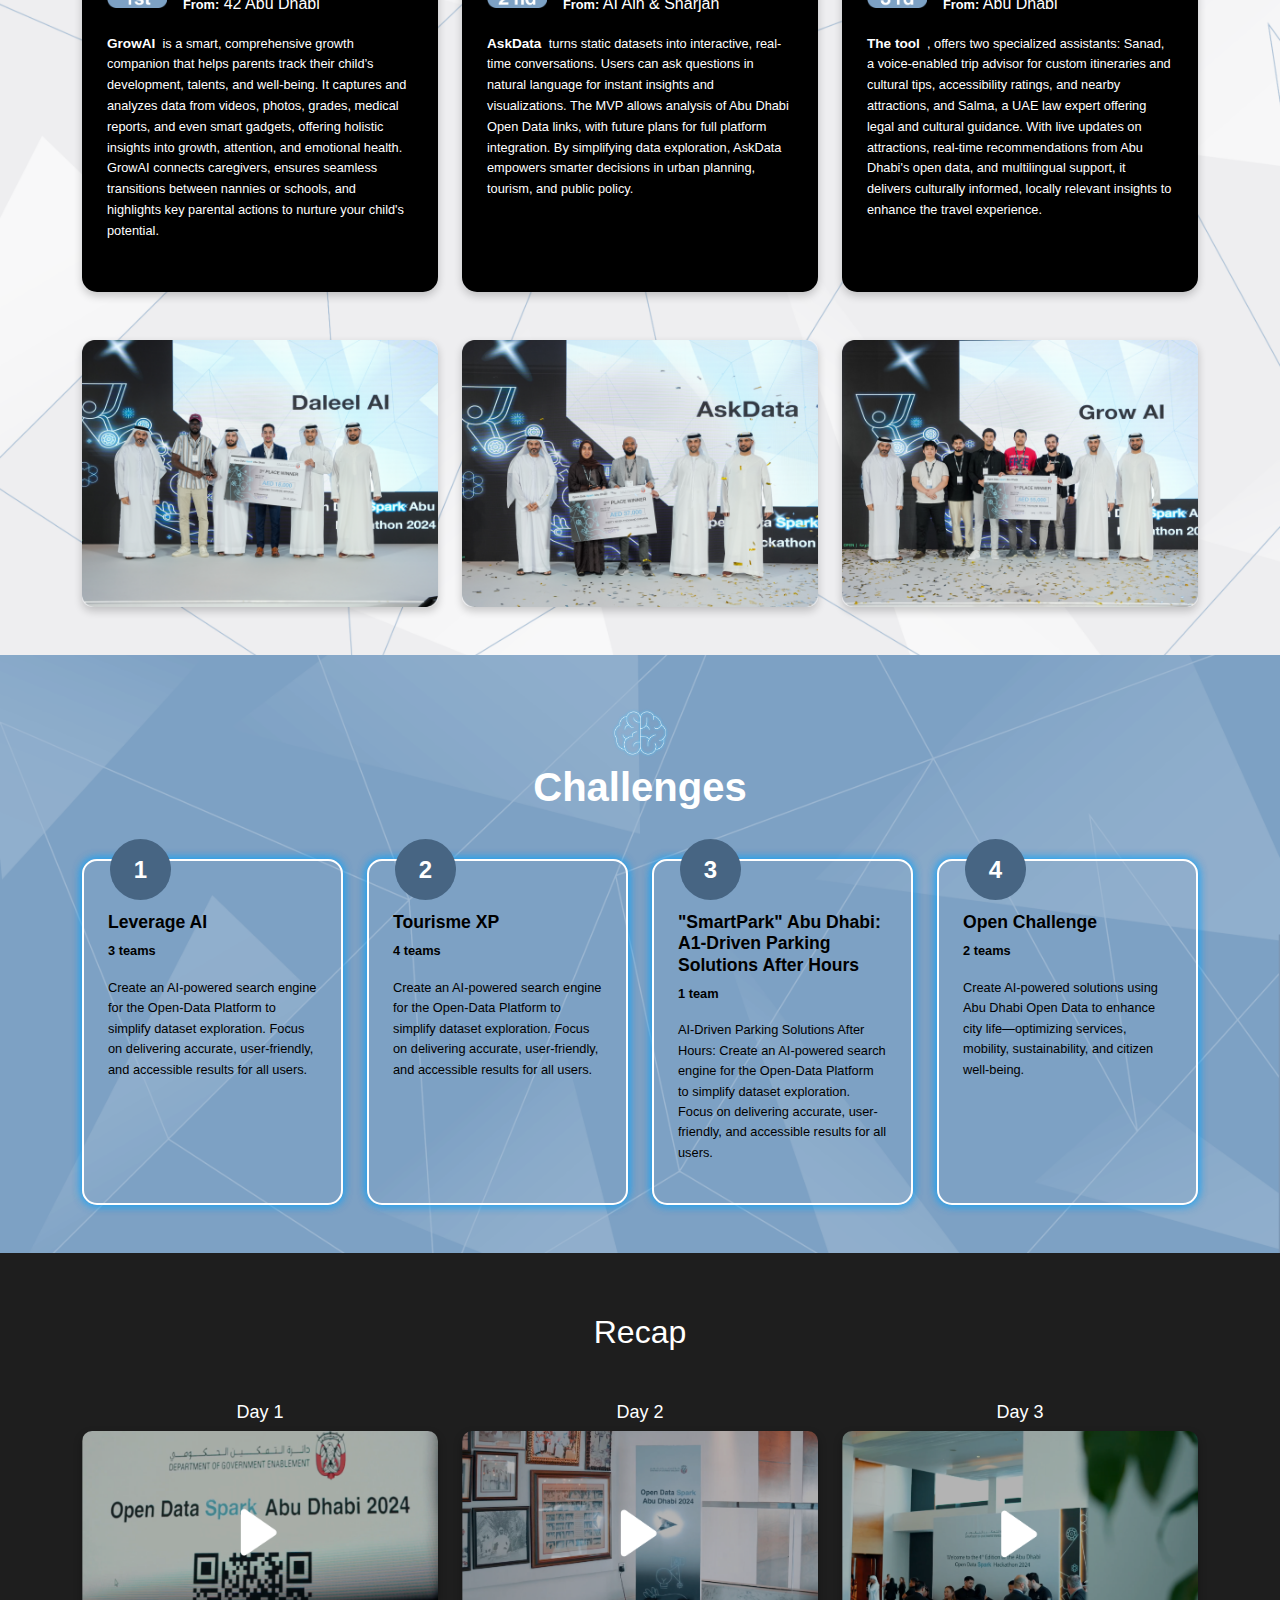
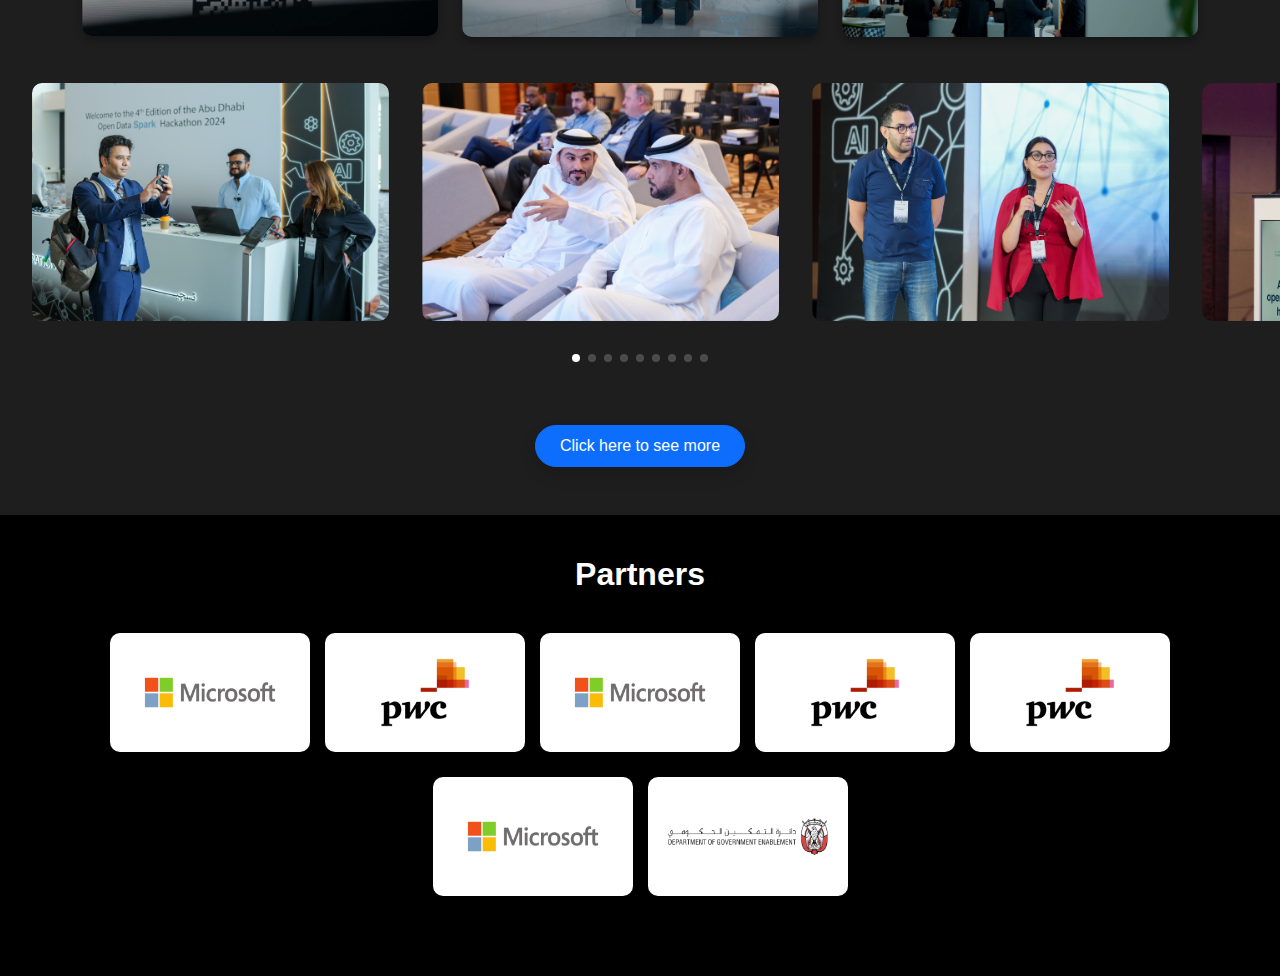
<file: spark/index.html>
<!DOCTYPE html>
<html lang="en">
  <head>
    <meta charset="UTF-8" />
    <meta name="viewport" content="width=device-width, initial-scale=1.0" />
    <title>Open Data Spark Abu Dhabi</title>
    <!-- Bootstrap CSS -->
    <link
      href="https://cdn.jsdelivr.net/npm/bootstrap@5.3.0-alpha3/dist/css/bootstrap.min.css"
      rel="stylesheet"
    />

    <link rel="stylesheet" href="https://unpkg.com/swiper/swiper-bundle.min.css" />
    <!-- Custom CSS -->
    <link rel="stylesheet" href="style.css" />
  </head>
  <body>
    <div class="banner"></div>

    <div class="history-section py-5">
      <div class="container">
        <div class="text-center mb-4">
          <img
            src="./images/DGE__Create.png"
            alt="History Icon"
            class="img-fluid"
            style="max-width: 80px"
          />

          <h2 class="text-center text-white mb-4">
            History of Open Data Hackathons in Abu Dhabi
          </h2>
        </div>
        <div class="row g-4 mt-2">
          <div class="col-md-3">
            <div class="custom-card text-left p-4">
              <h3 class="year">2019</h3>
              <p class="event-type">Physical (2 days physical event)</p>
              <p class="description">
                Increase the awareness of Open Data platform locally and
                internationally
              </p>
              <ul class="list-rounded">
                <li>16 projects</li>
                <li>Local</li>
                <li>AED 494,000 + AED 100,000 Prizes</li>
              </ul>
            </div>
          </div>
          <div class="col-md-3">
            <div class="custom-card text-left p-4">
              <h3 class="year">2021</h3>
              <p class="event-type">
                Hybrid (3-4 weeks of virtual activity and 3 days of physical
                activity)
              </p>
              <p class="description">
                Enhance the utilization of the Open Data Platform
              </p>
              <ul class="list-rounded">
                <li>3 working prototypes/solutions</li>
                <li>Local & International</li>
                <li>AED 120,000 Prizes</li>
              </ul>
            </div>
          </div>
          <div class="col-md-3">
            <div class="custom-card text-left p-4">
              <h3 class="year">2022</h3>
              <p class="event-type">Virtual (2 Weeks virtual event)</p>
              <p class="description">
                Enhance the utilization of the Open Data Platform
              </p>
              <ul class="list-rounded">
                <li>24 projects</li>
                <li>Local & International</li>
                <li>AED 443,000 + AED 100,000 Prizes</li>
              </ul>
            </div>
          </div>
          <div class="col-md-3">
            <div class="custom-card text-left p-4">
              <h3 class="year">2024</h3>
              <p class="event-type">
                2 Weeks of Online Preparation + 3 Days of Hackathon in Abu Dhabi
              </p>
              <p class="description">
                Harness the power of open data and create AI-driven solutions
              </p>
              <ul class="list-rounded">
                <li>26 projects</li>
                <li>Local & International</li>
                <li>AED 170,000 Prizes</li>
              </ul>
            </div>
          </div>
        </div>
      </div>
    </div>

    <div class="success-section py-4">
      <div class="container p-4">
        <div class="row align-items-center">
          <div class="col-md-6">
            <h2 class="mb-4">
              Open Data Spark Abu Dhabi Hackathon: A Transformative Success!
            </h2>
          </div>
          <div class="col-md-6">
            <p>
              The Abu Dhabi Open Data Hackathon has wrapped up with incredible
              energy and groundbreaking solutions! Together, we turned
              innovative ideas into tangible outcomes, leveraging AI and open
              data to make a real-world impact.
            </p>
            <p>
              From enhancing tourism experiences to optimizing accessibility,
              the creativity and collaboration on display were truly inspiring.
            </p>
            <p>
              We can’t wait to see these solutions come to life and shape the
              future of Abu Dhabi’s digital evolution. Here's to pushing
              boundaries and building a smarter tomorrow!
            </p>
          </div>
        </div>
      </div>
    </div>

    <div class="key-stats-section py-5">
      <div class="container text-center py-2">
        <div class="stats-card p-5">
          <div class="icon mb-3">
            <img
              src="./images/DGE__Career.png"
              alt="Statistics Icon"
              class="img-fluid"
            />
            <h3 class="text-white mb-5">Key statistics 2024</h3>
          </div>

          <div class="container my-5">
            <div class="row text-white">
              <div class="col-6 col-md-3 mb-5">
                <h4 data-target="4">0</h4>
                <p>Challenges</p>
              </div>
              <div class="col-6 col-md-3 mb-5">
                <h4 data-target="3">0</h4>
                <p>Partners</p>
              </div>
              <div class="col-6 col-md-3 mb-5">
                <h4 data-target="170">0</h4>
                <p>Registrants</p>
              </div>
              <div class="col-6 col-md-3 mb-5">
                <h4 data-target="22">0</h4>
                <p>Countries</p>
              </div>
              <div class="col-6 col-md-3 mb-3">
                <h4 data-target="37">0</h4>
                <p>Projects</p>
              </div>
              <div class="col-6 col-md-3 mb-3">
                <h4 data-target="10">0</h4>
                <p>Finalists</p>
              </div>
              <div class="col-6 col-md-3 mb-3">
                <h4 data-target="9">0</h4>
                <p>Jury Members</p>
              </div>
              <div class="col-6 col-md-3 mb-3">
                <h4 data-target="10">0</h4>
                <p>Mentors</p>
              </div>
            </div>
          </div>
        </div>
      </div>
    </div>

    <div class="finalists-section">
      <div class="container">
        <div class="row">
          <div class="col-lg-6 text-white" style="padding-top: 7rem;">
            <div class="d-flex flex-row mb-5">
              <img
                class="finalists_head_img_section"
                src="./images/DGE__Prize.png"
                alt=""
              />
              <h2 class="mb-4">
                The real heroes of the hackathon: The ten finalists
              </h2>
            </div>
            <ul class="finalists-list">
              <li>CohesionX: Seamless Data Unification and Discovery</li>
              <li>Abu Dhabi SmartPark System</li>
              <li>askData</li>
              <li>Reem AI - Abu Dhabi’s first virtual real estate agent</li>
              <li>Safar AI - Smart Journeys Through Arabian Heritage</li>
              <li>Sentimantle - Making Abu Dhabi’s Tourism Shine!</li>
              <li>EcoJourney Abu Dhabi</li>
              <li>Daleel AI</li>
              <li>Abu Dhabi AI Travel Bot</li>
              <li>GrowAI</li>
            </ul>
          </div>
          <div class="col-lg-6">
            <div class="custom-grid">
              <div class="grid-column">
                <img
                  src="./images/Rectangle 5.png"
                  alt="Finalist 1"
                  class="img-fluid rounded shadow"
                />
                <img
                  src="./images/Rectangle 6.png"
                  alt="Finalist 2"
                  class="img-fluid rounded shadow"
                />
                <img
                  src="./images/Rectangle 7.png"
                  alt="Finalist 3"
                  class="img-fluid rounded shadow"
                />
              </div>
              <div class="grid-column">
                <img
                src="./images/Rectangle 5 (1).png"
                  alt="Finalist 4"
                  class="img-fluid rounded shadow"
                />
                <img
                src="./images/Rectangle 6 (1).png"
                  alt="Finalist 5"
                  class="img-fluid rounded shadow"
                />
                <img
                src="./images/Rectangle 7 (1).png"
                  alt="Finalist 6"
                  class="img-fluid rounded shadow"
                />
                <img
                src="./images/Rectangle 8.png"
                  alt="Finalist 7"
                  class="img-fluid rounded shadow"
                />
              </div>
              <div class="grid-column">
                <img
                src="./images/Rectangle 5 (2).png"
                  alt="Finalist 8"
                  class="img-fluid rounded shadow"
                />
                <img
                src="./images/Rectangle 6 (2).png"
                  alt="Finalist 9"
                  class="img-fluid rounded shadow"
                />
                <img
                src="./images/Rectangle 7 (2).png"
                  alt="Finalist 10"
                  class="img-fluid rounded shadow"
                />
              </div>
            </div>
          </div>
        </div>
      </div>
    </div>

    <section class="our-winner_section py-5">
      <div class="container">
        <h3>Let’s give it up for our winners</h3>

        <div class="row g-4">
          <div class="col-md-4">
            <div class="award-container">
              <div class="d-flex align-items-center mb-3">
                <img src="./images/Frame 75.png" alt="Award Image" />
                <div class="ms-3">
                  <h1>Grow AI</h1>
                  <p><span>Profile:</span> Students</p>
                  <p><span>From:</span> 42 Abu Dhabi</p>
                </div>
              </div>
              <p class="award-container__p">
                <strong>GrowAI</strong>  is a smart, comprehensive growth
                companion that helps parents track their child’s development,
                talents, and well-being. It captures and analyzes data from
                videos, photos, grades, medical reports, and even smart gadgets,
                offering holistic insights into growth, attention, and emotional
                health. GrowAI connects caregivers, ensures seamless transitions
                between nannies or schools, and highlights key parental actions
                to nurture your child's potential.
              </p>
            </div>
          </div>

          <div class="col-md-4">
            <div class="award-container">
              <div class="d-flex align-items-center mb-3">
                <img src="./images/Frame 75 (1).png" alt="Award Image" />
                <div class="ms-3">
                  <h1>AskData</h1>
                  <p><span>Profile:</span> Individual</p>
                  <p><span>From:</span> AI Ain & Sharjah</p>
                </div>
              </div>
              <p class="award-container__p">
                <strong>AskData </strong>
                turns static datasets into interactive, real-time conversations.
                Users can ask questions in natural language for instant insights
                and visualizations. The MVP allows analysis of Abu Dhabi Open
                Data links, with future plans for full platform integration. By
                simplifying data exploration, AskData empowers smarter decisions
                in urban planning, tourism, and public policy.
              </p>
            </div>
          </div>

          <div class="col-md-4">
            <div class="award-container">
              <div class="d-flex align-items-center mb-3">
                <img src="./images/Frame 75 (2).png" alt="Award Image" />
                <div class="ms-3">
                  <h1>Daleel AI</h1>
                  <p><span>Profile:</span> Individual</p>
                  <p><span>From:</span> Abu Dhabi</p>
                </div>
              </div>
              <p class="award-container__p">
                <strong> The tool</strong>  , offers two specialized
                assistants: Sanad, a voice-enabled trip advisor for custom
                itineraries and cultural tips, accessibility ratings, and nearby
                attractions, and Salma, a UAE law expert offering legal and
                cultural guidance. With live updates on attractions, real-time
                recommendations from Abu Dhabi's open data, and multilingual
                support, it delivers culturally informed, locally relevant
                insights to enhance the travel experience.
              </p>
            </div>
          </div>
        </div>

        <div class="row g-4 mt-4">
          <div class="col-md-4">
            <div class="award-images">
              <img src="./images/Group 18 (1).png" alt="Winner Image 1" />
            </div>
          </div>
          <div class="col-md-4">
            <div class="award-images">
              <img src="./images/Group 18.png" alt="Winner Image 2" />
            </div>
          </div>
          <div class="col-md-4">
            <div class="award-images">
              <img src="./images/Frame 20.png" alt="Winner Image 3" />
            </div>
          </div>
        </div>
      </div>
    </section>

    <section
      class="Challenges-Section"
      style="
        background-image: url('./images/Challenges.png');
        background-size: cover;
        background-position: center;
      "
    >
      <div class="challenges-section py-5">
        <div class="container text-center text-white">
          <img
            class="brain_img"
            src="./images/DGE__Challenge.png"
            alt="image"
          />
          <h2 class="mb-5">Challenges</h2>
          <div class="row g-4">
            <div class="col-md-3">
              <div class="challenge-card p-4">
                <div class="number-circle mx-auto mb-3">1</div>
                <h4>Leverage AI</h4>
                <p class="teams">3 teams</p>
                <p>
                  Create an AI-powered search engine for the Open-Data Platform
                  to simplify dataset exploration. Focus on delivering accurate,
                  user-friendly, and accessible results for all users.
                </p>
              </div>
            </div>
            <div class="col-md-3">
              <div class="challenge-card p-4">
                <div class="number-circle mx-auto mb-3">2</div>
                <h4>Tourisme XP</h4>
                <p class="teams">4 teams</p>
                <p>
                  Create an AI-powered search engine for the Open-Data Platform
                  to simplify dataset exploration. Focus on delivering accurate,
                  user-friendly, and accessible results for all users.
                </p>
              </div>
            </div>
            <div class="col-md-3">
              <div class="challenge-card p-4">
                <div class="number-circle mx-auto mb-3">3</div>
                <h4>
                  "SmartPark" Abu Dhabi: A1-Driven Parking Solutions After Hours
                </h4>
                <p class="teams">1 team</p>
                <p>
                  AI-Driven Parking Solutions After Hours: Create an AI-powered
                  search engine for the Open-Data Platform to simplify dataset
                  exploration. Focus on delivering accurate, user-friendly, and
                  accessible results for all users.
                </p>
              </div>
            </div>
            <div class="col-md-3">
              <div class="challenge-card p-4">
                <div class="number-circle mx-auto mb-3">4</div>
                <h4>Open Challenge</h4>
                <p class="teams">2 teams</p>
                <p>
                  Create AI-powered solutions using Abu Dhabi Open Data to
                  enhance city life—optimizing services, mobility,
                  sustainability, and citizen well-being.
                </p>
              </div>
            </div>
          </div>
        </div>
      </div>
    </section>

    <!-- Recap Section -->
    <section class="Recap-container">
      <div class="Recap-Section text-center">
        <div class="container">
          <h1>Recap</h1>
          <div class="row gy-4">
            <div class="col-12 col-md-4">
              <h2>Day 1</h2>
              <img src="./images/Frame 82.png" alt="Day 1" />
            </div>
            <div class="col-12 col-md-4">
              <h2>Day 2</h2>
              <img src="./images/Frame 81.png" alt="Day 2" />
            </div>
            <div class="col-12 col-md-4">
              <h2>Day 3</h2>
              <img src="./images/Frame 80.png" alt="Day 3" />
            </div>
          </div>
        </div>
      </div>

      <div class="swiper Recap-Swiper">
        <div class="swiper-wrapper">
          <div class="swiper-slide"><img src="./images/BAS08374.png" alt="Slide 1"></div>
          <div class="swiper-slide"><img src="./images/BAS08470.png" alt="Slide 2"></div>
          <div class="swiper-slide"><img src="./images/BAS08692.png" alt="Slide 3"></div>
          <div class="swiper-slide"><img src="./images/HAR01547.png" alt="Slide 4"></div>
          <div class="swiper-slide"><img src="./images/HAR01687.png" alt="Slide 5"></div>
          <div class="swiper-slide"><img src="./images/HAR01758.png" alt="Slide 4"></div>
          <div class="swiper-slide"><img src="./images/HAR02519.png" alt="Slide 5"></div>
          <div class="swiper-slide"><img src="./images/HAR02277.png" alt="Slide 4"></div>
          <div class="swiper-slide"><img src="./images/HAR02366.png" alt="Slide 5"></div>
       
       
        </div>
        <!-- Pagination -->
        <div class="swiper-pagination"></div>
      </div>

      <div class="d-flex justify-content-center align-items-center p-5">
        <button class="btn btn-primary rounded-pill px-4 py-2 shadow">
          Click here to see more
        </button>
      </div>

    </section>
   

    <!-- footer -->

    <footer>
        <h1>Partners</h1>
        <div class="container">
          <div class="row partners-grid justify-content-center">
        
            <div class="col-6 col-md-4 col-lg-2 d-flex justify-content-center">
              <img src="./images/Frame 27.png" alt="Microsoft">
            </div>
            <div class="col-6 col-md-4 col-lg-2 d-flex justify-content-center">
              <img src="./images/Frame 28.png" alt="PwC">
            </div>
            <div class="col-6 col-md-4 col-lg-2 d-flex justify-content-center">
              <img src="./images/Frame 27.png" alt="PwC">
            </div>
      
            <div class="col-6 col-md-4 col-lg-2 d-flex justify-content-center">
              <img src="./images/Frame 28.png" alt="PWc">
            </div>
            <div class="col-6 col-md-4 col-lg-2 d-flex justify-content-center">
                <img src="./images/Frame 28.png" alt="PWc">
              </div>
            <div class="col-6 col-md-4 col-lg-2 d-flex justify-content-center">
                <img src="./images/Frame 27.png" alt="PWc">
            </div>
            <div class="col-6 col-md-4 col-lg-2 d-flex justify-content-center">
              <img src="./images/Frame 30.png" alt="Government">
            </div>
          </div>
        </div>
      </footer>


    <!-- Bootstrap JS -->
    <script src="https://cdn.jsdelivr.net/npm/bootstrap@5.3.0-alpha3/dist/js/bootstrap.bundle.min.js"></script>
    <script src="https://unpkg.com/swiper/swiper-bundle.min.js"></script>
    <script>
      const swiper = new Swiper('.swiper', {
        loop: true,
        spaceBetween: -30,
        pagination: {
          el: '.swiper-pagination',
          clickable: true,
        },
        breakpoints: {
          0: {
            slidesPerView: 1, 
          },
          640: {
            slidesPerView: 1, 
          },
          768: {
            slidesPerView: 2, 
          },
          1024: {
            slidesPerView: 3, 
          },
        },
      });
   
   // Counter animation function
  
   function animateCounters(entries, observer) {
      entries.forEach(entry => {
        if (entry.isIntersecting) {
          const counters = entry.target.querySelectorAll('h4[data-target]');
          counters.forEach(counter => {
            const updateCount = () => {
              const target = +counter.getAttribute('data-target');
              const count = +counter.innerText;
              const increment = Math.ceil(target / 10000); 

              if (count < target) {
                counter.innerText = count + increment;
                setTimeout(updateCount, 10);
              } else {
                counter.innerText = target;
              }
            };
            updateCount();
          });
          observer.unobserve(entry.target);
        }
      });
    }

    // Create Intersection Observer
    const observer = new IntersectionObserver(animateCounters, {
      threshold: 0.75, 
    });

    // Observe the stats-card container
    const statsCard = document.querySelector('.stats-card');
    observer.observe(statsCard);
   
   </script>
    

</body>
</html>
</file>
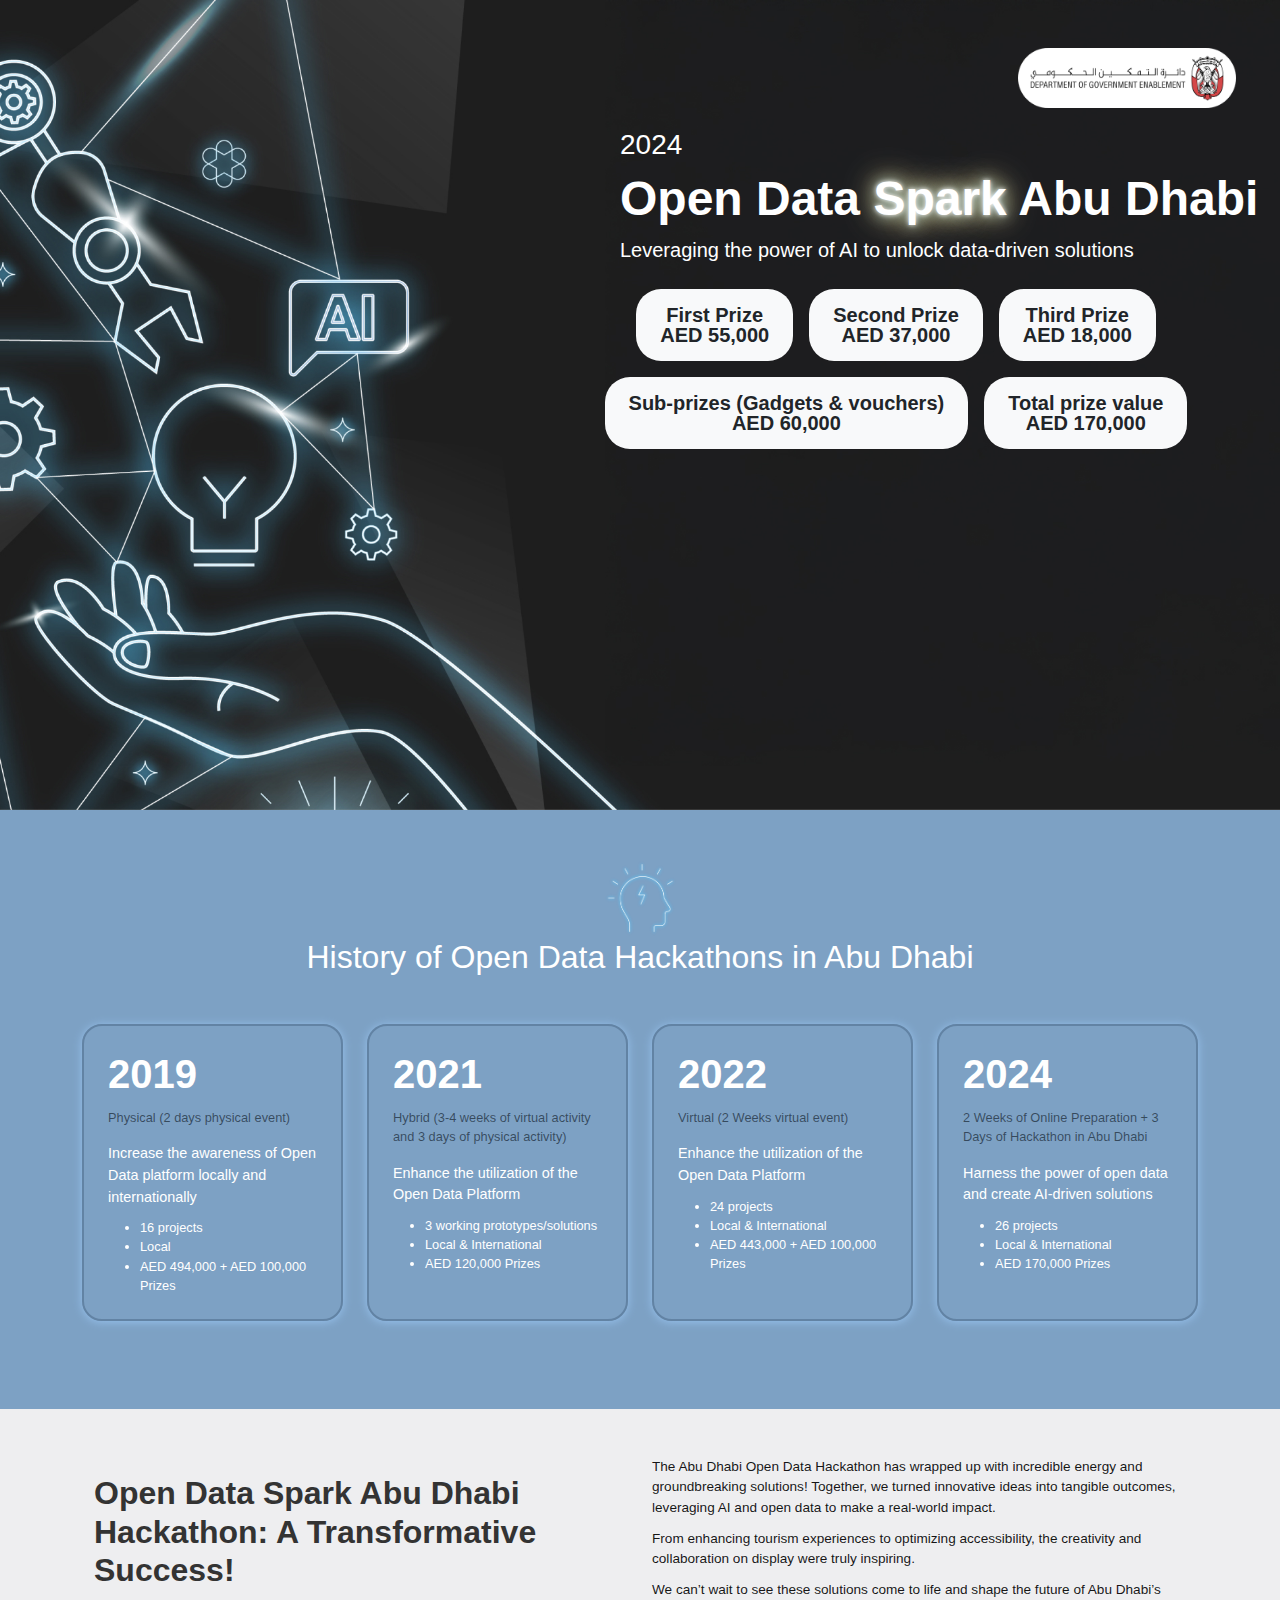
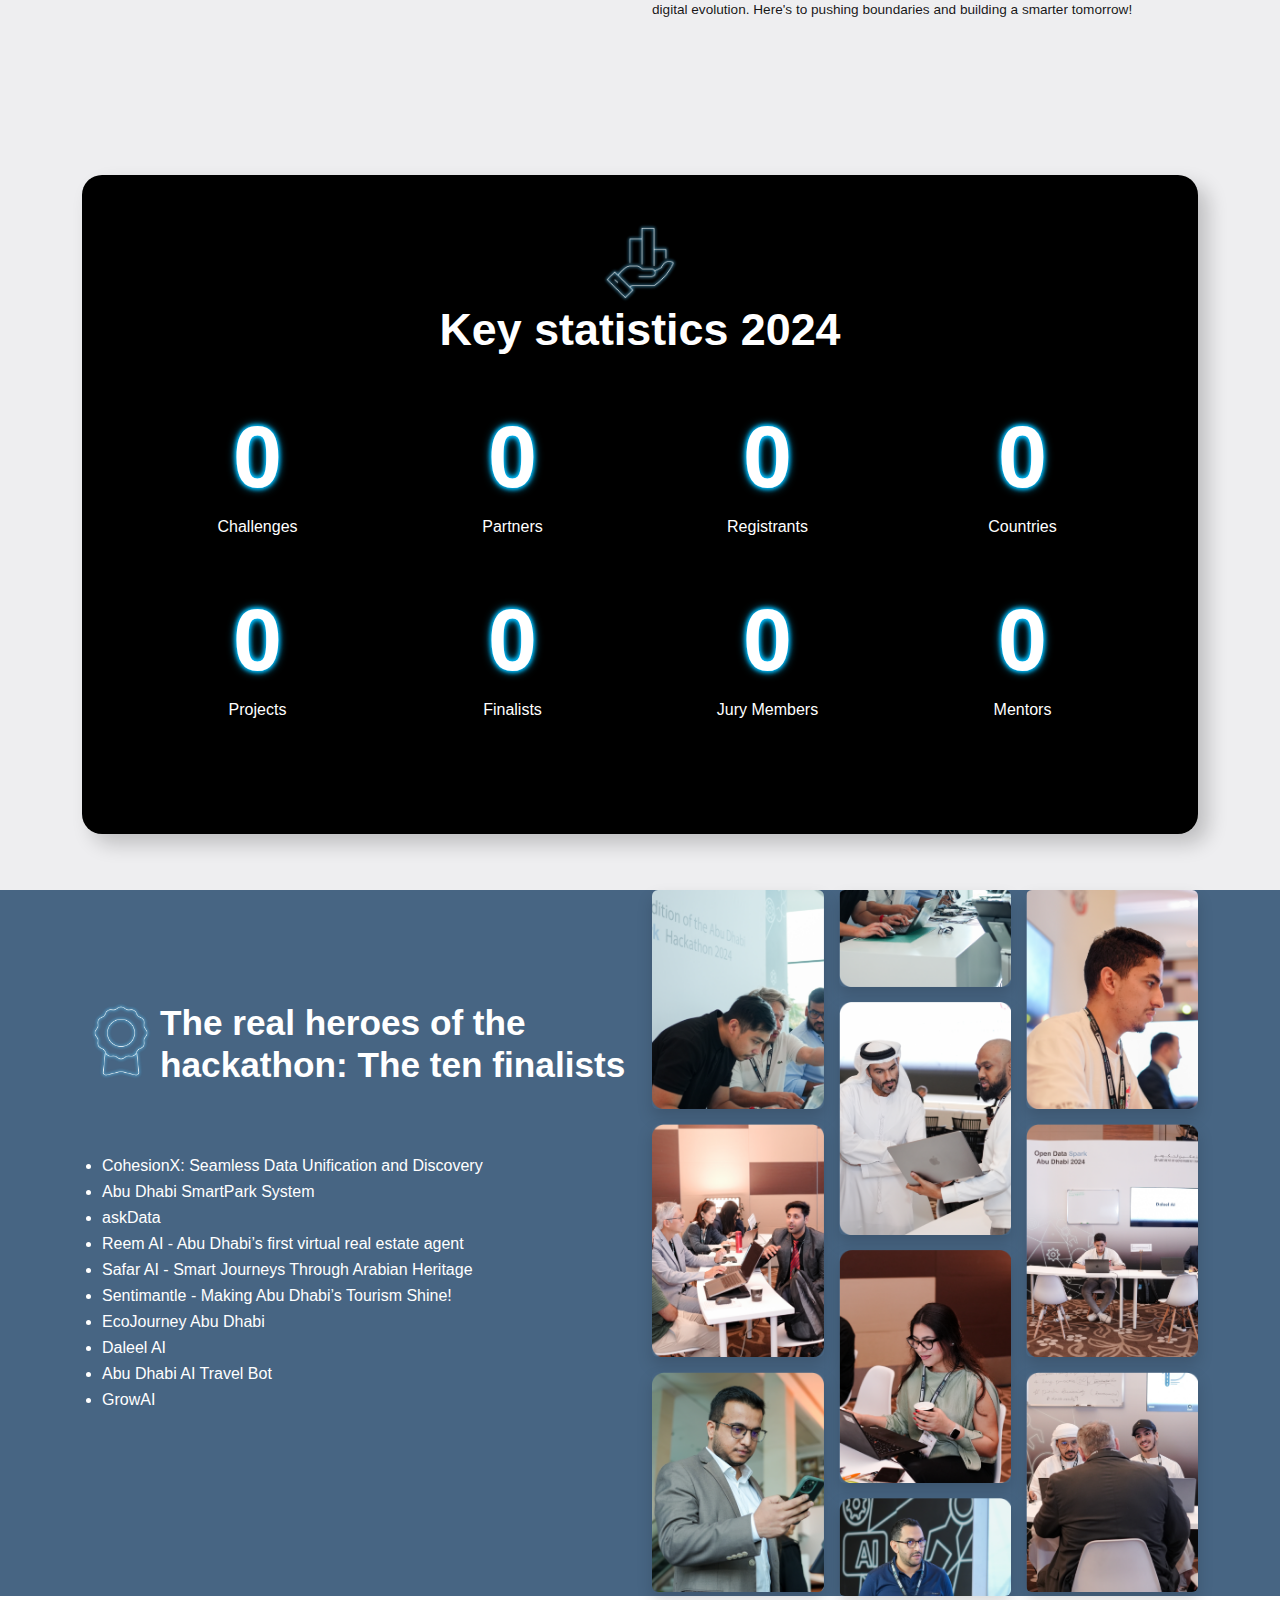
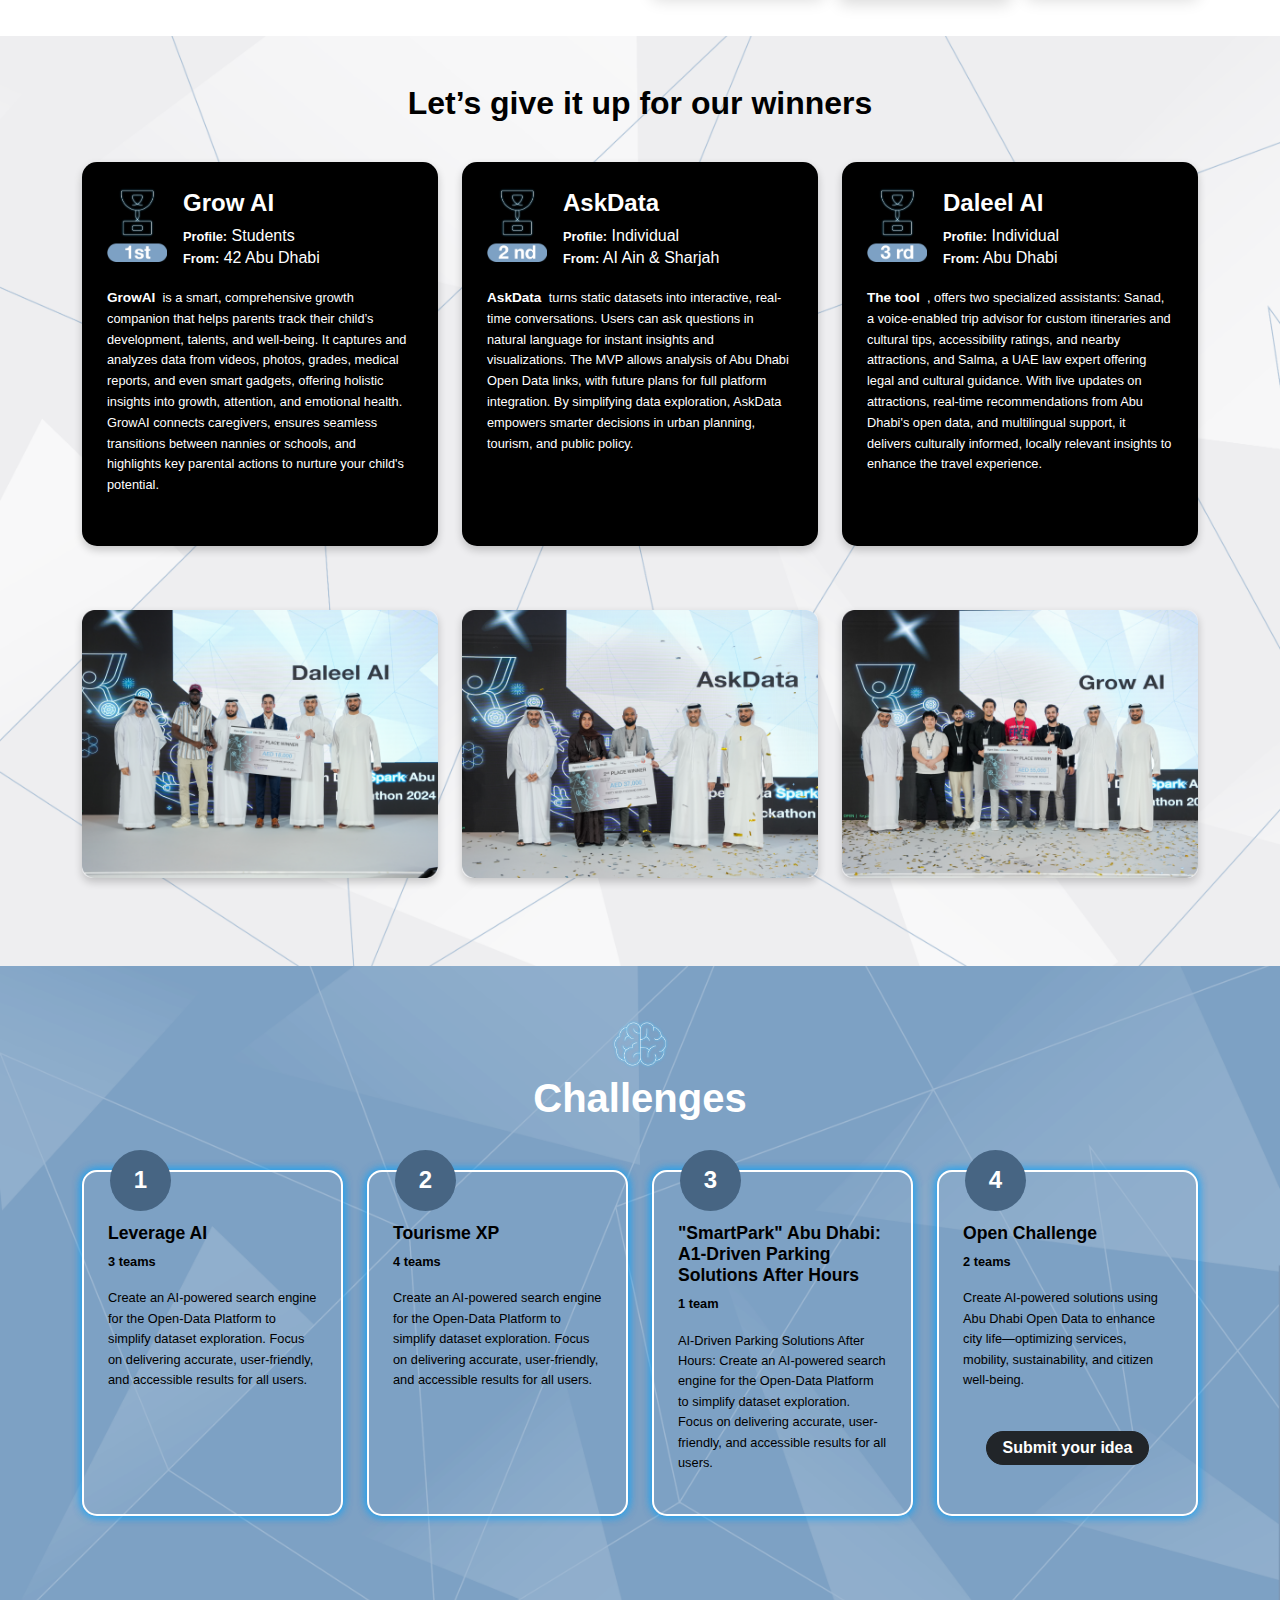
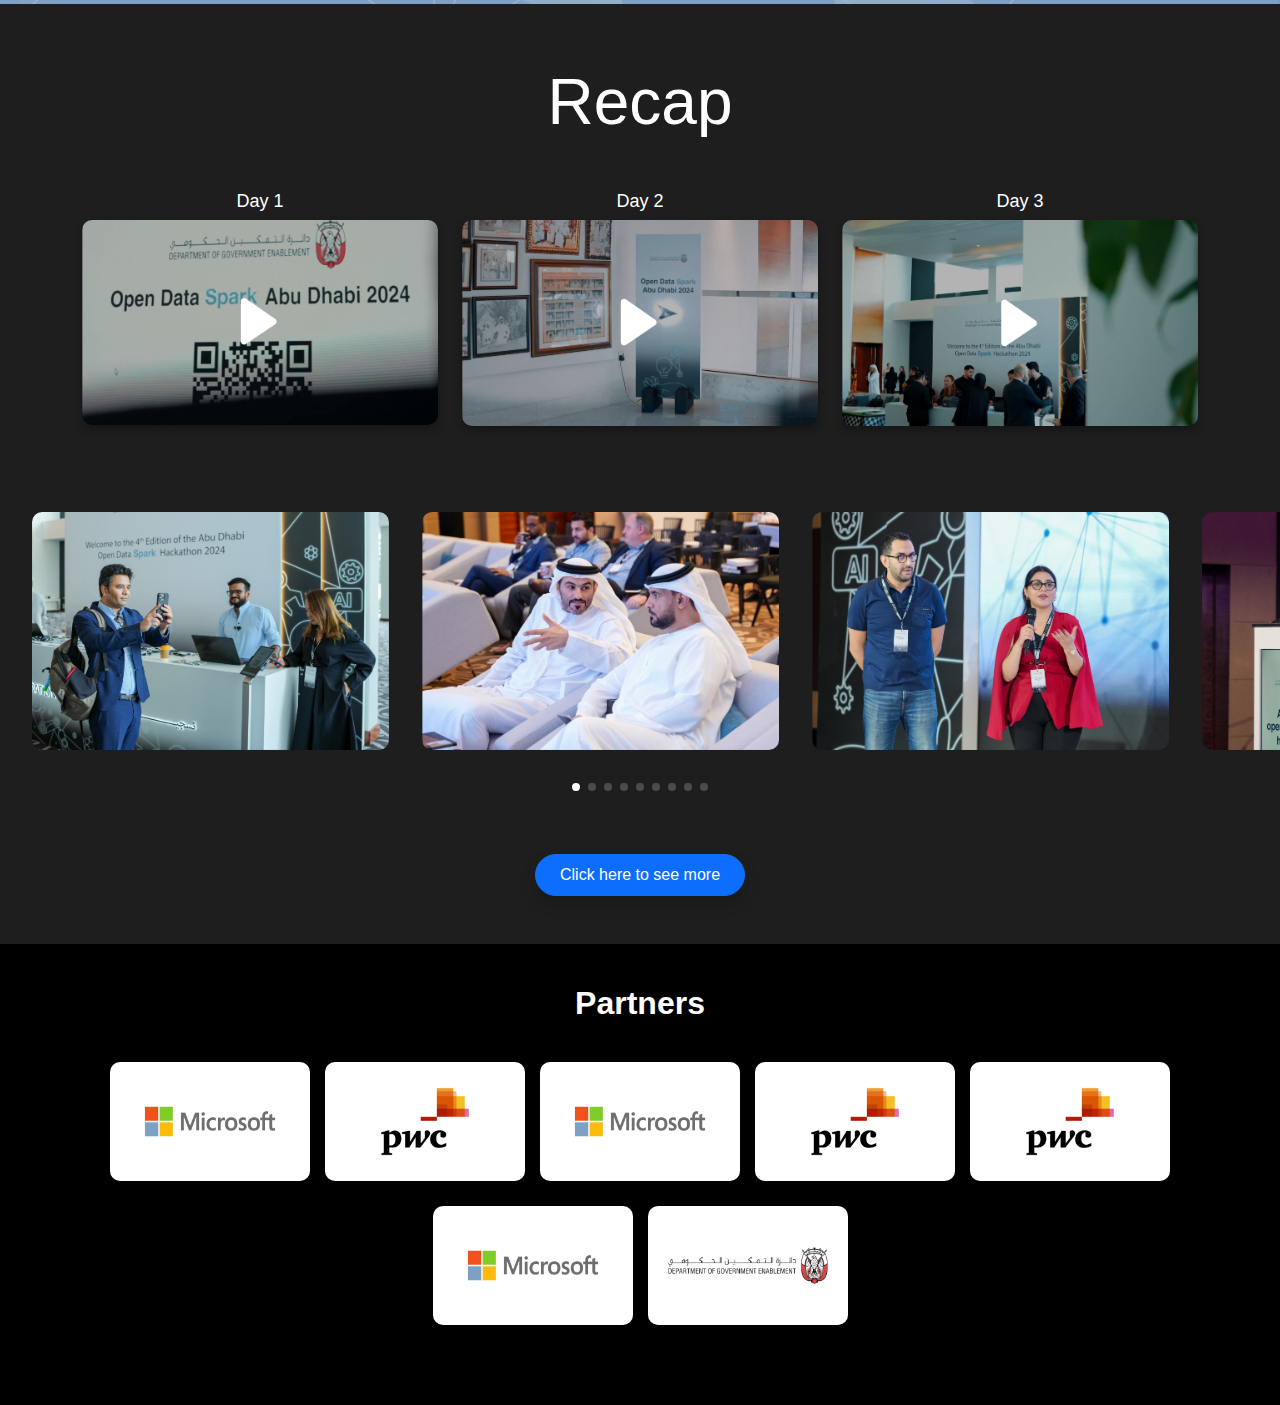
<file: WhyJoinPage.html>
<!DOCTYPE html>
<html lang="en">
  <head>
    <meta charset="UTF-8" />
    <meta name="viewport" content="width=device-width, initial-scale=1.0" />
    <title>Open Data Spark Abu Dhabi</title>
    <!-- Bootstrap CSS -->
    <link
      href="https://cdn.jsdelivr.net/npm/bootstrap@5.3.0-alpha3/dist/css/bootstrap.min.css"
      rel="stylesheet"
    />

    <link
    rel="stylesheet"
    href="https://cdn.jsdelivr.net/npm/swiper@11/swiper-bundle.min.css"
  />
      <!-- Custom CSS -->
   
    <link rel="stylesheet" href="style.css" />
  </head>
  <body>
    
    
       <!-- herobanner header -->
       <div class="container-fluid heroBanner2">
        <div class="row align-items-center text-white py-5">
          <div class="col-12">
            <img src="./images/Frame 30 + 1.png" alt="Department Logo" class="logo">
             <div class="heroBanner__content1">
              <h3 class="text-2024">2024</h3>
              <h3 class="display-5 fw-bold">Open Data <span class="glowing-text">Spark</span> Abu Dhabi</h3>
              <p class="lead">Leveraging the power of AI to unlock data-driven solutions</p>
              <div class="inner-container1 d-flex justify-content-center gap-3 mt-4 flex-wrap">
                <div class="badge bg-light text-dark fs-5 py-3 px-4 text-center">
                  First Prize <br>AED 55,000
                </div>
                <div class="badge bg-light text-dark fs-5 py-3 px-4 text-center">
                  Second Prize <br>AED 37,000
                </div>
                <div class="badge bg-light text-dark fs-5 py-3 px-4 text-center">
                  Third Prize <br>AED 18,000
                </div>
                <div class="badge bg-light text-dark fs-5 py-3 px-4 text-center">
                  Sub-prizes (Gadgets & vouchers) <br>AED 60,000
                </div>
                <div class="badge bg-light text-dark fs-5 py-3 px-4 text-center">
                  Total prize value <br>AED 170,000
                </div>
              </div>
            </div>
          </div>
        </div>
      </div>
      
  
    <div class="history-section py-5">
      <div class="container">
        <div class="text-center mb-4">
          <img
            src="./images/DGE__Create.png"
            alt="History Icon"
            class="img-fluid"
            style="max-width: 80px"
          />

          <h2 class="text-center text-white mb-4">
            History of Open Data Hackathons in Abu Dhabi
          </h2>
        </div>
        <div class="row g-4 mt-2">
          <div class="col-md-3">
            <div class="custom-card text-left p-4">
              <h3 class="year">2019</h3>
              <p class="event-type">Physical (2 days physical event)</p>
              <p class="description">
                Increase the awareness of Open Data platform locally and
                internationally
              </p>
              <ul class="list-rounded">
                <li>16 projects</li>
                <li>Local</li>
                <li>AED 494,000 + AED 100,000 Prizes</li>
              </ul>
            </div>
          </div>
          <div class="col-md-3">
            <div class="custom-card text-left p-4">
              <h3 class="year">2021</h3>
              <p class="event-type">
                Hybrid (3-4 weeks of virtual activity and 3 days of physical
                activity)
              </p>
              <p class="description">
                Enhance the utilization of the Open Data Platform
              </p>
              <ul class="list-rounded">
                <li>3 working prototypes/solutions</li>
                <li>Local & International</li>
                <li>AED 120,000 Prizes</li>
              </ul>
            </div>
          </div>
          <div class="col-md-3">
            <div class="custom-card text-left p-4">
              <h3 class="year">2022</h3>
              <p class="event-type">Virtual (2 Weeks virtual event)</p>
              <p class="description">
                Enhance the utilization of the Open Data Platform
              </p>
              <ul class="list-rounded">
                <li>24 projects</li>
                <li>Local & International</li>
                <li>AED 443,000 + AED 100,000 Prizes</li>
              </ul>
            </div>
          </div>
          <div class="col-md-3">
            <div class="custom-card text-left p-4">
              <h3 class="year">2024</h3>
              <p class="event-type">
                2 Weeks of Online Preparation + 3 Days of Hackathon in Abu Dhabi
              </p>
              <p class="description">
                Harness the power of open data and create AI-driven solutions
              </p>
              <ul class="list-rounded">
                <li>26 projects</li>
                <li>Local & International</li>
                <li>AED 170,000 Prizes</li>
              </ul>
            </div>
          </div>
        </div>
      </div>
    </div>

    <div class="success-section py-4">
      <div class="container p-4">
        <div class="row align-items-center">
          <div class="col-md-6">
            <h2 class="mb-4">
              Open Data Spark Abu Dhabi Hackathon: A Transformative Success!
            </h2>
          </div>
          <div class="col-md-6">
            <p>
              The Abu Dhabi Open Data Hackathon has wrapped up with incredible
              energy and groundbreaking solutions! Together, we turned
              innovative ideas into tangible outcomes, leveraging AI and open
              data to make a real-world impact.
            </p>
            <p>
              From enhancing tourism experiences to optimizing accessibility,
              the creativity and collaboration on display were truly inspiring.
            </p>
            <p>
              We can’t wait to see these solutions come to life and shape the
              future of Abu Dhabi’s digital evolution. Here's to pushing
              boundaries and building a smarter tomorrow!
            </p>
          </div>
        </div>
      </div>
    </div>

    <div class="key-stats-section py-5">
      <div class="container text-center py-2">
        <div class="stats-card p-5">
          <div class="icon mb-3">
            <img
              src="./images/DGE__Career.png"
              alt="Statistics Icon"
              class="img-fluid"
            />
            <h3 class="text-white mb-5">Key statistics 2024</h3>
          </div>

          <div class="container my-5">
            <div class="row text-white">
              <div class="col-6 col-md-3 mb-5">
                <h4 data-target="4">0</h4>
                <p>Challenges</p>
              </div>
              <div class="col-6 col-md-3 mb-5">
                <h4 data-target="3">0</h4>
                <p>Partners</p>
              </div>
              <div class="col-6 col-md-3 mb-5">
                <h4 data-target="170">0</h4>
                <p>Registrants</p>
              </div>
              <div class="col-6 col-md-3 mb-5">
                <h4 data-target="22">0</h4>
                <p>Countries</p>
              </div>
              <div class="col-6 col-md-3 mb-3">
                <h4 data-target="37">0</h4>
                <p>Projects</p>
              </div>
              <div class="col-6 col-md-3 mb-3">
                <h4 data-target="10">0</h4>
                <p>Finalists</p>
              </div>
              <div class="col-6 col-md-3 mb-3">
                <h4 data-target="9">0</h4>
                <p>Jury Members</p>
              </div>
              <div class="col-6 col-md-3 mb-3">
                <h4 data-target="10">0</h4>
                <p>Mentors</p>
              </div>
            </div>
          </div>
        </div>
      </div>
    </div>

    <div class="finalists-section">
      <div class="container">
        <div class="row">
          <div class="col-lg-6 text-white" style="padding-top: 7rem;">
            <div class="d-flex flex-row mb-5">
              <img
                class="finalists_head_img_section"
                src="./images/DGE__Prize.png"
                alt=""
              />
              <h2 class="mb-4">
                The real heroes of the hackathon: The ten finalists
              </h2>
            </div>
            <ul class="finalists-list">
              <li>CohesionX: Seamless Data Unification and Discovery</li>
              <li>Abu Dhabi SmartPark System</li>
              <li>askData</li>
              <li>Reem AI - Abu Dhabi’s first virtual real estate agent</li>
              <li>Safar AI - Smart Journeys Through Arabian Heritage</li>
              <li>Sentimantle - Making Abu Dhabi’s Tourism Shine!</li>
              <li>EcoJourney Abu Dhabi</li>
              <li>Daleel AI</li>
              <li>Abu Dhabi AI Travel Bot</li>
              <li>GrowAI</li>
            </ul>
          </div>
          <div class="col-lg-6">
            <div class="custom-grid">
              <div class="grid-column">
                <img
                  src="./images/Rectangle 5.png"
                  alt="Finalist 1"
                  class="img-fluid rounded shadow"
                />
                <img
                  src="./images/Rectangle 6.png"
                  alt="Finalist 2"
                  class="img-fluid rounded shadow"
                />
                <img
                  src="./images/Rectangle 7.png"
                  alt="Finalist 3"
                  class="img-fluid rounded shadow"
                />
              </div>
              <div class="grid-column">
                <img
                src="./images/Rectangle 5 (1).png"
                  alt="Finalist 4"
                  class="img-fluid rounded shadow"
                />
                <img
                src="./images/Rectangle 6 (1).png"
                  alt="Finalist 5"
                  class="img-fluid rounded shadow"
                />
                <img
                src="./images/Rectangle 7 (1).png"
                  alt="Finalist 6"
                  class="img-fluid rounded shadow"
                />
                <img
                src="./images/Rectangle 8.png"
                  alt="Finalist 7"
                  class="img-fluid rounded shadow"
                />
              </div>
              <div class="grid-column">
                <img
                src="./images/Rectangle 5 (2).png"
                  alt="Finalist 8"
                  class="img-fluid rounded shadow"
                />
                <img
                src="./images/Rectangle 6 (2).png"
                  alt="Finalist 9"
                  class="img-fluid rounded shadow"
                />
                <img
                src="./images/Rectangle 7 (2).png"
                  alt="Finalist 10"
                  class="img-fluid rounded shadow"
                />
              </div>
            </div>
          </div>
        </div>
      </div>
    </div>

    <section class="our-winner_section py-5">
      <div class="container">
        <h3>Let’s give it up for our winners</h3>

        <div class="row g-4">
          <div class="col-md-4">
            <div class="award-container">
              <div class="d-flex align-items-center mb-3">
                <img src="./images/Frame 75.png" alt="Award Image" />
                <div class="ms-3">
                  <h1>Grow AI</h1>
                  <p><span>Profile:</span> Students</p>
                  <p><span>From:</span> 42 Abu Dhabi</p>
                </div>
              </div>
              <p class="award-container__p">
                <strong>GrowAI</strong>  is a smart, comprehensive growth
                companion that helps parents track their child’s development,
                talents, and well-being. It captures and analyzes data from
                videos, photos, grades, medical reports, and even smart gadgets,
                offering holistic insights into growth, attention, and emotional
                health. GrowAI connects caregivers, ensures seamless transitions
                between nannies or schools, and highlights key parental actions
                to nurture your child's potential.
              </p>
            </div>
          </div>

          <div class="col-md-4">
            <div class="award-container">
              <div class="d-flex align-items-center mb-3">
                <img src="./images/Frame 75 (1).png" alt="Award Image" />
                <div class="ms-3">
                  <h1>AskData</h1>
                  <p><span>Profile:</span> Individual</p>
                  <p><span>From:</span> AI Ain & Sharjah</p>
                </div>
              </div>
              <p class="award-container__p">
                <strong>AskData </strong>
                turns static datasets into interactive, real-time conversations.
                Users can ask questions in natural language for instant insights
                and visualizations. The MVP allows analysis of Abu Dhabi Open
                Data links, with future plans for full platform integration. By
                simplifying data exploration, AskData empowers smarter decisions
                in urban planning, tourism, and public policy.
              </p>
            </div>
          </div>

          <div class="col-md-4">
            <div class="award-container">
              <div class="d-flex align-items-center mb-3">
                <img src="./images/Frame 75 (2).png" alt="Award Image" />
                <div class="ms-3">
                  <h1>Daleel AI</h1>
                  <p><span>Profile:</span> Individual</p>
                  <p><span>From:</span> Abu Dhabi</p>
                </div>
              </div>
              <p class="award-container__p">
                <strong> The tool</strong>  , offers two specialized
                assistants: Sanad, a voice-enabled trip advisor for custom
                itineraries and cultural tips, accessibility ratings, and nearby
                attractions, and Salma, a UAE law expert offering legal and
                cultural guidance. With live updates on attractions, real-time
                recommendations from Abu Dhabi's open data, and multilingual
                support, it delivers culturally informed, locally relevant
                insights to enhance the travel experience.
              </p>
            </div>
          </div>
        </div>

        <div class="row g-4 mt-4">
          <div class="col-md-4">
            <div class="award-images">
              <img src="./images/Group 18 (1).png" alt="Winner Image 1" />
            </div>
          </div>
          <div class="col-md-4">
            <div class="award-images">
              <img src="./images/Group 18.png" alt="Winner Image 2" />
            </div>
          </div>
          <div class="col-md-4">
            <div class="award-images">
              <img src="./images/Frame 20.png" alt="Winner Image 3" />
            </div>
          </div>
        </div>
      </div>
    </section>

    <section
      class="Challenges-Section"
      style="
        background-image: url('./images/Challenges.png');
        background-size: cover;
        background-position: center;
      "
    >
      <div class="challenges-section py-5">
        <div class="container text-center text-white">
          <img
            class="brain_img"
            src="./images/DGE__Challenge.png"
            alt="image"
          />
          <h2 class="mb-5">Challenges</h2>
          <div class="row g-4">
            <div class="col-md-3">
              <div class="challenge-card p-4">
                <div class="number-circle mx-auto mb-3">1</div>
                <h4>Leverage AI</h4>
                <p class="teams">3 teams</p>
                <p>
                  Create an AI-powered search engine for the Open-Data Platform
                  to simplify dataset exploration. Focus on delivering accurate,
                  user-friendly, and accessible results for all users.
                </p>
              </div>
            </div>
            <div class="col-md-3">
              <div class="challenge-card p-4">
                <div class="number-circle mx-auto mb-3">2</div>
                <h4>Tourisme XP</h4>
                <p class="teams">4 teams</p>
                <p>
                  Create an AI-powered search engine for the Open-Data Platform
                  to simplify dataset exploration. Focus on delivering accurate,
                  user-friendly, and accessible results for all users.
                </p>
              </div>
            </div>
            <div class="col-md-3">
              <div class="challenge-card p-4">
                <div class="number-circle mx-auto mb-3">3</div>
                <h4>
                  "SmartPark" Abu Dhabi: A1-Driven Parking Solutions After Hours
                </h4>
                <p class="teams">1 team</p>
                <p>
                  AI-Driven Parking Solutions After Hours: Create an AI-powered
                  search engine for the Open-Data Platform to simplify dataset
                  exploration. Focus on delivering accurate, user-friendly, and
                  accessible results for all users.
                </p>
              </div>
            </div>
            <div class="col-md-3">
              <div class="challenge-card p-4">
                <div class="number-circle mx-auto mb-3">4</div>
                <h4>Open Challenge</h4>
                <p class="teams">2 teams</p>
                <p>
                  Create AI-powered solutions using Abu Dhabi Open Data to
                  enhance city life—optimizing services, mobility,
                  sustainability, and citizen well-being.
                </p>
                <div class="text-center">
                  <button class="btn btn-dark rounded-pill px-3 py-1 mt-4 fw-semibold">Submit your idea</button>
                </div>
              </div>
            </div>
          </div>
        </div>
      </div>
    </section>

    <!-- Recap Section -->
    <section class="Recap-container">
      <div class="Recap-Section text-center">
        <div class="container">
          <h1>Recap</h1>
          <div class="row gy-4">
            <div class="col-12 col-md-4">
              <h2>Day 1</h2>
              <img src="./images/Frame 82.png" alt="Day 1" />
            </div>
            <div class="col-12 col-md-4">
              <h2>Day 2</h2>
              <img src="./images/Frame 81.png" alt="Day 2" />
            </div>
            <div class="col-12 col-md-4">
              <h2>Day 3</h2>
              <img src="./images/Frame 80.png" alt="Day 3" />
            </div>
          </div>
        </div>
      </div>

      <div class="swiper Recap-Swiper">
        <div class="swiper-wrapper">
          <div class="swiper-slide"><img src="./images/BAS08374.png" alt="Slide 1"></div>
          <div class="swiper-slide"><img src="./images/BAS08470.png" alt="Slide 2"></div>
          <div class="swiper-slide"><img src="./images/BAS08692.png" alt="Slide 3"></div>
          <div class="swiper-slide"><img src="./images/HAR01547.png" alt="Slide 4"></div>
          <div class="swiper-slide"><img src="./images/HAR01687.png" alt="Slide 5"></div>
          <div class="swiper-slide"><img src="./images/HAR01758.png" alt="Slide 4"></div>
          <div class="swiper-slide"><img src="./images/HAR02519.png" alt="Slide 5"></div>
          <div class="swiper-slide"><img src="./images/HAR02277.png" alt="Slide 4"></div>
          <div class="swiper-slide"><img src="./images/HAR02366.png" alt="Slide 5"></div>
       
       
        </div>
        <!-- Pagination -->
        <div class="swiper-pagination"></div>
      </div>

      <div class="d-flex justify-content-center align-items-center p-5">
        <button class="btn btn-primary rounded-pill px-4 py-2 shadow">
          Click here to see more
        </button>
      </div>

    </section>
   

    <!-- footer -->

    <footer>
        <h1>Partners</h1>
        <div class="container">
          <div class="row partners-grid justify-content-center">
        
            <div class="col-6 col-md-4 col-lg-2 d-flex justify-content-center">
              <img src="./images/Frame 27.png" alt="Microsoft">
            </div>
            <div class="col-6 col-md-4 col-lg-2 d-flex justify-content-center">
              <img src="./images/Frame 28.png" alt="PwC">
            </div>
            <div class="col-6 col-md-4 col-lg-2 d-flex justify-content-center">
              <img src="./images/Frame 27.png" alt="PwC">
            </div>
      
            <div class="col-6 col-md-4 col-lg-2 d-flex justify-content-center">
              <img src="./images/Frame 28.png" alt="PWc">
            </div>
            <div class="col-6 col-md-4 col-lg-2 d-flex justify-content-center">
                <img src="./images/Frame 28.png" alt="PWc">
              </div>
            <div class="col-6 col-md-4 col-lg-2 d-flex justify-content-center">
                <img src="./images/Frame 27.png" alt="PWc">
            </div>
            <div class="col-6 col-md-4 col-lg-2 d-flex justify-content-center">
              <img src="./images/Frame 30.png" alt="Government">
            </div>
          </div>
        </div>
      </footer>


    <!-- Bootstrap JS -->
    <script src="https://cdn.jsdelivr.net/npm/bootstrap@5.3.0-alpha3/dist/js/bootstrap.bundle.min.js"></script>
    <script src="https://cdn.jsdelivr.net/npm/swiper@11/swiper-bundle.min.js"></script>
    <script>
      const swiper = new Swiper('.swiper', {
        loop: true,
        spaceBetween: -30,
        pagination: {
          el: '.swiper-pagination',
          clickable: true,
        },
        breakpoints: {
          0: {
            slidesPerView: 1, 
          },
          640: {
            slidesPerView: 1, 
          },
          768: {
            slidesPerView: 2, 
          },
          1024: {
            slidesPerView: 3, 
          },
        },
      });
   
   // Counter animation function
  
   function animateCounters(entries, observer) {
      entries.forEach(entry => {
        if (entry.isIntersecting) {
          const counters = entry.target.querySelectorAll('h4[data-target]');
          counters.forEach(counter => {
            const updateCount = () => {
              const target = +counter.getAttribute('data-target');
              const count = +counter.innerText;
              const increment = Math.ceil(target / 10000); 

              if (count < target) {
                counter.innerText = count + increment;
                setTimeout(updateCount, 10);
              } else {
                counter.innerText = target;
              }
            };
            updateCount();
          });
          observer.unobserve(entry.target);
        }
      });
    }

    // Create Intersection Observer
    const observer = new IntersectionObserver(animateCounters, {
      threshold: 0.75, 
    });

    // Observe the stats-card container
    const statsCard = document.querySelector('.stats-card');
    observer.observe(statsCard);
   
   </script>
    

</body>
</html>
</file>
<file: style.css>
body {
  margin: 0;
  padding: 0;
  font-family: Arial, sans-serif;
}

.heroBanner {
  background-image: url('./images/2024-hero-web.jpg'); /* Replace with your desktop background image */
background-position: center;
background-size: cover;
  margin-top: 4.8rem;
  height: 80vh;
}

.heroBanner img{
  width: 250px;
  float: right;
  padding-right: 2rem;
}

.heroBanner__content{
  margin-top: 8rem;
  margin-left: 32rem;
}

.glowing-text {
  color: white; 
  text-shadow: 
    0 0 5px #ffffff, 
    0 0 15px #add8e6, 
    0 0 25px #d4af37, 
    0 0 35px #c0c0c0; 
  animation: glow 1s infinite alternate;
}

@keyframes glow {
  0% {
    text-shadow: 
      0 0 10px #ffffff, 
      0 0 20px #add8e6, 
      0 0 30px #d4af37, 
      0 0 40px #c0c0c0;
  }
  100% {
    text-shadow: 
      0 0 20px #ffffff, 
      0 0 30px #add8e6, 
      0 0 40px #d4af37, 
      0 0 50px #c0c0c0;
  }
}



.badge {
  display: flex;
  align-items: center;
  justify-content: center;
  text-align: center;
  border-radius: 25px; 
  padding: 0rem 1.5rem; 
  white-space: normal; 
}

.badge.bg-primary {
  color: white; 
}

.badge.bg-light {
  color: #000; 
}




@media (max-width: 767.98px) {
  .heroBanner {
    background-image: url('./images/2024-hero-mob.jpg'); /* Replace with your mobile background image */
    height: 130vh;
  }
  .heroBanner img{
    display: none;
  }
  .heroBanner__content{
    margin-top: 0rem;
    margin-left: 0rem;
  }
  
.badge a{
  font-size: 1rem;
  padding: 1.25rem 0 1.25rem 0;
}

.badge__a{
padding: 0 !important;
}

.inner-contanier{
  display: flex;
  flex-direction: column;
}

}



.unleashPower p {
  font-size: 0.9rem;
}

.section-dark {
  background-color: #1c1c1c;
  color: #ffffff;
  padding: 50px 0;
}

.section-dark img {
  display: inline-block;
  margin-right: 15px;
  max-width: 60px;
}

.section-dark p {
  color: #cccccc;
  font-size: 0.95rem;
  line-height: 1.6;
  text-align: start;
  margin-top: 15px;
}

.row {
  margin-bottom: 20px;
}

.col-md-4 {
  text-align: start;
}

.section-dark {
  background-color: #1c1c1c;
  color: #ffffff;
  padding: 50px 0;
}

.section-dark h2 {
  color: #ffffff;
  margin-bottom: 40px;
}

.section-dark img {
  display: inline-block;
  margin-right: 25px;
  max-width: 90px;
}

.section-dark p {
  color: #cccccc;
  font-size: 0.8rem;
  line-height: 1.4;
  text-align: start;
}

.row {
  margin-bottom: 40px;
}

.col-md-4 {
  text-align: start;
}

/* prizepool css */

.prize-section {
  background-image: url("./images/Winners.png");
  background-size: cover;
  background-position: center;
}

.card {
  border: none;
  border-radius: 10px;
  text-align: center;
}
.card-body h5 {
  font-size: 0.8rem;
}
.card-body p,
.SingleCard h3 {
  font-size: 1.8rem;
  font-weight: 700;
}
.SingleCard p {
  font-size: 1.2rem;
}
.card img {
  margin-bottom: 10px;
}

.bg-dark {
  background-color: #1c1c1c !important;
  border-radius: 10px;
}

.responsive-logo {
  max-width: 100%;
  height: auto;
  margin: 0 auto;
}

/* Agenda Secrion CSS */

.agenda-section {
  background-color: #87a9d1;
  color: #000000; 
}

.agenda-section h2 {
  color: #000000;
}

.agenda-list {
  list-style: none;
  padding: 0;
}

.agenda-list li {
  display: flex;
  justify-content: space-between;
  align-items: center;
  background: #ffffff;
  border-radius: 5px;
  padding: 10px 20px;
  margin-bottom: 10px;
  box-shadow: 0 2px 4px rgba(0, 0, 0, 0.1);
}

.agenda-list .date {
  font-weight: bold;
  color: #000000;
  margin-right: 15px;
}

.agenda-list .description {
  flex: 1;
  text-align: left;
}

.calendar-icon {
  max-width: 70%;
  height: auto;
}

/* Main Page Footer  */

.contact-section {
  background-color: #1c1c1c;
  color: #ffffff;
}

.contact-section h2 {
  color: #ffffff;
  font-size: 1.8rem;
}

.contact-email {
  color: #ffffff;
  background-color: #1e90ff;
  padding: 12px 24px;
  border-radius: 25px;
  text-decoration: none;
  font-size: 1.2rem;
  font-weight: bold;
  transition: background-color 0.3s ease;
}

.contact-email:hover {
  background-color: #0056b3;
}

.section-light-bg {
  background-color: #f8f9fa;
  padding: 20px;
  border-radius: 10px;
}

.small-text {
  font-size: 1rem;
  color: #333333;
}

.organizer-logo,
.powered-logo {
  max-width: 150px;
  height: auto;
}

.footer {
  margin-top: 20px;
  color: #cccccc;
}

.footer a {
  color: #1e90ff;
  text-decoration: none;
  font-size: 0.8rem;
}

.footer a:hover {
  text-decoration: underline;
}



/* whyjoinpage.html css  */

.heroBanner2 {
  background-image: url('./images/2024-hero-web.jpg'); /* Replace with your desktop background image */
background-position: center;
background-size: cover;
  height: 90vh;
}

.heroBanner2 img{
  width: 250px;
  float: right;
  padding-right: 2rem;
}

.heroBanner__content1{
  margin-top: 5rem;
  margin-left: 32rem;
}
.heroBanner__content1 h3 , .heroBanner__content1 p{
  margin-left: 6rem;
}

.badge {
  display: flex;
  align-items: center;
  justify-content: center;
  text-align: center;
  border-radius: 25px; 
  padding: 0rem 1.5rem; 
  white-space: normal; 
}


@media (max-width: 767.98px) {
  .heroBanner2 {
    background-image: url('./images/2024-hero-mob.jpg'); /* Replace with your mobile background image */
    height: 185vh;
  }
  .heroBanner2 img{
    display: none;
  }
.inner-contanier1{
  display: flex;
  flex-direction: column;
}
.heroBanner__content1{
  margin-top: 0rem;
  margin-left: 0rem;
}

.heroBanner__content1 h3 , .heroBanner__content1 p{
  margin-left: 0rem;
  margin-top: 0 !important;
}
.heroBanner__content1 div{
font-size: 0.9rem !important;
}
.main-heroBanner2{
  padding: 0 !important;
margin-top: 0 !important;
}

}

















.history-section {
  background-color: #7da1c4;
  color: white;
}

.year {
  font-size: 40px !important;
}

.history-section .card {
  background-color: white;
  border: none;
  border-radius: 8px;
  color: #333;
}

.history-section .card h3 {
  font-size: 1.5rem;
  font-weight: bold;
  margin-bottom: 10px;
}

.history-section .card p {
  font-size: 1rem;
  margin-bottom: 10px;
}

.history-section .card ul {
  list-style: none;
  padding: 0;
  font-size: 0.9rem;
}

.history-section .card ul li {
  margin-bottom: 5px;
}

.event-type {
  color: #00070e91 !important;
}

.custom-card {
  border: 2px solid #6283a4;
  border-radius: 20px;
  height: 100%;
  box-shadow: #97c2ee 0px 1px 10px;
}

.history-section {
  background-color: #7da1c4;
  color: white;
}

.custom-card h3 {
  font-size: 1.5rem;
  font-weight: bold;
  margin-bottom: 10px;
}

.custom-card .event-type {
  color: #6283a4;
  font-size: 0.8rem;
}

.custom-card .description {
  margin: 10px 0;
  font-size: 0.9rem;
}

.list-rounded {
  list-style-type: disc;
  margin: 1px 0 0 0px;
  color: white;
  font-size: 0.8rem;
}

.success-section {
  background-color: #eeeef0;
  padding: 60px 0;
}

.success-section h2 {
  font-size: 2rem;
  font-weight: bold;
  margin-bottom: 20px;
  color: #333;
}

.success-section p {
  color: rgba(0, 0, 0, 0.911);
  font-weight: 500;
  font-size: 0.85rem;
  margin-bottom: 0.65rem !important;
}

/* Key Statistics Section */
.key-stats-section {
  background-color: #eeeef0;

  padding: 60px 0;
  box-shadow: 10px 10px 20px rgba(7DA1C4, 0.2);
}

.key-stats-section .stats-card {
  background-color: #000;
  color: #fff;
  border-radius: 20px;
  position: relative;
  box-shadow: 10px 10px 20px rgba(0, 0, 0, 0.2);
}

.key-stats-section .icon img {
  max-width: 80px;
}

.key-stats-section h3 {
  font-size: 2.8rem;
  font-weight: bold;
  margin-bottom: 30px;
  color: #fff;
}

.key-stats-section .row h4 {
  font-size: 5.5rem;
  font-weight: bold;
  margin-bottom: 5px;
  text-shadow: 0 0 0.5px #00bfff, 0 0 5px #00bfff, 0 0 5px #00bfff,
    0 0 10px #00bfff;
}

.key-stats-section .row p {
  font-size: 1rem;
  margin: 0;
  color: #ffffff;
}

.key-stats-section .row .col-md-3 {
  display: flex;
  flex-direction: column;
  align-items: center;
  justify-content: center;
}

.heroImage img {
  width: 150px;
}

.finalists-section {
  background-color: #476583;
  color: white;
}
.finalists-section h2 {
  font-size: 2.2rem;
  font-weight: bold;
  margin-bottom: 20px;
}
.finalists-section .finalists-list {
  list-style-type: disc;
  padding-left: 20px;
  font-size: 1rem;
  line-height: 1;
}
.finalists-section .finalists-list li {
  margin-bottom: 10px;
}
.custom-grid {
  display: flex;
  justify-content: center;
  gap: 15px;
}
.grid-column {
  display: flex;
  flex-direction: column;
  gap: 15px;
}
.grid-column img {
  width: 100%;
  height: auto;
  border-radius: 10px;
  transition: transform 0.3s ease, box-shadow 0.3s ease;
}
.grid-column img:hover {
  transform: scale(1.05);
  box-shadow: 0 4px 15px rgba(0, 0, 0, 0.3);
}
.finalists_head_img_section {
  width: 94px;
  height: 78px;
}
@media (max-width: 768px) {
  .custom-grid {
    flex-direction: column;
    gap: 10px;
  }
  .grid-column {
    flex-direction: row;
    flex-wrap: wrap;
    justify-content: center;
  }
  .grid-column img {
    width: 45%;
  }
}
@media (max-width: 576px) {
  .grid-column img {
    width: 100%;
  }
}

.our-winner_section {
  background-image: url("./images/Winners.png");
  background-size: cover;
  background-size: cover;
  background-position: center;
}

.our-winner_section h3 {
  text-align: center;
  font-weight: 700;
  color: #000;
  font-size: 2rem;
  margin-bottom: 40px;
}

.award-container {
  background-color: #000;
  height: 24rem;
  padding: 25px;
  border-radius: 15px;
  box-shadow: 0 4px 8px rgba(0, 0, 0, 0.2);
}

.award-container img {
  width: 60px;
  margin-bottom: 10px;
}

strong {
  font-weight: 900;
  font-size: 0.85rem;
}

.award-container h1 {
  font-size: 1.5rem;
  color: white;
  font-weight: bold;
}

.award-container p span {
  font-weight: 800;
  color: white !important;
  font-size: 0.8rem;
}

.award-container p {
  color: white;
  margin-bottom: 0px;
  line-height: 1.3rem;
}

.award-container__p {
  color: white;
  font-size: 0.8rem;
}
.award-images img {
  width: 100%;
  border-radius: 10px;
  box-shadow: 0 4px 8px rgba(0, 0, 0, 0.2);
}

.challenges-section h2 {
  font-size: 2.5rem;
  font-weight: bold;
  margin-bottom: 30px;
}
.challenge-card {
  background-color: transparent;
  border-radius: 15px;
  text-align: left;
  height: 100%;
  padding: 30px;
  border: 2px solid rgb(255, 255, 255); /* White border with transparency */
  background: transparent;
  box-shadow: 0 0 10px rgba(0, 162, 255, 0.363),
    /* Blue glow */ 0 0 10px rgba(0, 162, 255, 0.6),
    0 0 10px rgba(0, 162, 255, 0.4);
  color: black;
}
.challenge-card h4 {
  font-size: 1.1rem;
  font-weight: bold;
}
.challenge-card p {
  font-size: 0.8rem;
  color: #000;
  line-height: 1.6;
}
.challenge-card .teams {
  font-weight: bold;
}
.number-circle {
  width: 61px;
  height: 61px;
  border-radius: 50%;
  background-color: #476583;
  color: white;
  display: flex;
  align-items: center;
  justify-content: center;
  font-size: 1.5rem;
  font-weight: bold;
  margin: 0 auto;
  position: relative;
  top: -46px;
  right: 72px;
}
.number-circle + h4 {
  margin-top: -50px;
}
.row.g-4 > .col-md-3 {
  display: flex;
  flex-direction: column;
}
.challenge-card {
  flex: 1;
}
.brain_img {
  width: 60px;
  height: 60px;
}

/* Recap  section */

.Recap-container {
  background-color: #1e1e1e;
}

.Recap-Section {
  padding: 40px 20px;
  cursor: pointer;
}

.Recap-Section h1 {
  font-size: 4rem;
  color: rgb(255, 255, 255);
  margin: 20px 0 30px 0;
}

.Recap-Section img {
  width: 100%;
  height: auto;
  border-radius: 10px;
  box-shadow: 0 4px 8px rgba(0, 0, 0, 0.3);
}

.Recap-Section h2 {
  margin-top: 20px;
  font-size: 18px;
  color: white;
  text-align: center;
}

.swiper {
  width: 100%;
  height: 300px;
}
.Recap-Swiper {
  padding-right: 80px;
}
/* .swiper-wrapper{
    margin-left: 80px;

} */
.swiper-slide {
  display: flex;
  justify-content: center;
  align-items: center;
  height: 250px;
  overflow: hidden;
}

.swiper-slide img {
  width: 85%;
  display: flex;
  border-radius: 10px;
  object-fit: cover;
}

.swiper-pagination-bullet {
  background: #fff;
}

/* footer css */

footer {
  background-color: #000;
  color: #fff;
  padding: 40px 20px;
  text-align: center;
}

footer h1 {
  font-size: 2rem;
  font-weight: 600;
  margin-bottom: 40px;
}

.partners-grid img {
  width: 200px;
  max-width: 350px;
  padding: 10px;
  background: #fff;
  border-radius: 10px;
  box-shadow: 0 2px 5px rgba(0, 0, 0, 0.2); /* Add subtle shadow */
}

.partners-grid {
  gap: 25px;
  margin-bottom: 40px;
}


.video-wrapper {
  display: flex;
  flex-direction: column;
  align-items: center;
  margin-bottom: 2rem;
}

.recap-video {
  width: 416px;
  height: 240px;
  margin: 0 auto;
}

/* iPads and Tablets in landscape (1024px) */
@media (max-width: 1024px) {
  .recap-video {
    width: 380px;
    height: 219px;
  }
}

/* iPads and Tablets in portrait (768px - 1023px) */
@media (max-width: 1023px) and (min-width: 768px) {
  .recap-video {
    width: 350px;
    height: 202px;
  }
}

/* Large phones and small tablets */
@media (max-width: 767px) {
  .recap-video {
    width: 335px;
    height: 193px;
  }
}

/* Medium-sized phones */
@media (max-width: 576px) {
  .recap-video {
    width: 300px;
    height: 173px;
  }
}

/* Small phones */
@media (max-width: 375px) {
  .recap-video {
    width: 280px;
    height: 162px;
  }
}

/* Extra small phones */
@media (max-width: 320px) {
  .recap-video {
    width: 260px;
    height: 150px;
  }
}
</file>
<file: spark/style.css>
body {
  margin: 0;
  padding: 0;
  font-family: Arial, sans-serif;
}

.banner {
  width: 100%;
  height: 90vh;
  background-image: url("./images/Abu Dhabi data_Banner_V9 1.png");
  background-size: cover;
  background-position: center;
}

.history-section {
  background-color: #7da1c4;
  color: white;
}

.year {
  font-size: 40px !important;
}

.history-section .card {
  background-color: white;
  border: none;
  border-radius: 8px;
  color: #333;
}

.history-section .card h3 {
  font-size: 1.5rem;
  font-weight: bold;
  margin-bottom: 10px;
}

.history-section .card p {
  font-size: 1rem;
  margin-bottom: 10px;
}

.history-section .card ul {
  list-style: none;
  padding: 0;
  font-size: 0.9rem;
}

.history-section .card ul li {
  margin-bottom: 5px;
}

.event-type {
  color: #00070e91 !important;
}

.custom-card {
  border: 2px solid #6283a4;
  border-radius: 20px;
  height: 100%;
  box-shadow: #97c2ee 0px 1px 10px;
}

.history-section {
  background-color: #7da1c4;
  color: white;
}

.custom-card h3 {
  font-size: 1.5rem;
  font-weight: bold;
  margin-bottom: 10px;
}

.custom-card .event-type {
  color: #6283a4;
  font-size: 0.8rem;
}

.custom-card .description {
  margin: 10px 0;
  font-size: 0.9rem;
}

.list-rounded {
  list-style-type: disc;
  margin: 1px 0 0 0px;
  color: white;
  font-size: 0.8rem;
}

/* .list-rounded li {
    margin-bottom: 3px;
} */

.success-section {
  background-color: #eeeef0;
  padding: 60px 0;
}

.success-section h2 {
  font-size: 2rem;
  font-weight: bold;
  margin-bottom: 20px;
  color: #333;
}

.success-section p {
  color: rgba(0, 0, 0, 0.911);
  font-weight: 500;
  font-size: 0.85rem;
  margin-bottom: 0.65rem !important;
}

/* Key Statistics Section */
.key-stats-section {
  background-color: #eeeef0;

  padding: 60px 0;
  box-shadow: 10px 10px 20px rgba(7DA1C4, 0.2);
}

.key-stats-section .stats-card {
  background-color: #000;
  color: #fff;
  border-radius: 20px;
  position: relative;
  box-shadow: 10px 10px 20px rgba(0, 0, 0, 0.2);
}

.key-stats-section .icon img {
  max-width: 80px;
}

.key-stats-section h3 {
  font-size: 1.8rem;
  font-weight: bold;
  margin-bottom: 30px;
  color: #fff;
}

.key-stats-section .row h4 {
  font-size: 2.5rem;
  font-weight: bold;
  margin-bottom: 5px;
  text-shadow: 0 0 0.5px #00bfff, 0 0 5px #00bfff, 0 0 5px #00bfff,
    0 0 10px #00bfff;
}

.key-stats-section .row p {
  font-size: 1rem;
  margin: 0;
  color: #ffffff;
}

.key-stats-section .row .col-md-3 {
  display: flex;
  flex-direction: column;
  align-items: center;
  justify-content: center;
}

.heroImage img {
  width: 150px;
}

.finalists-section {
  background-color: #476583;
  color: white;
}
.finalists-section h2 {
  font-size: 2.2rem;
  font-weight: bold;
  margin-bottom: 20px;
}
.finalists-section .finalists-list {
  list-style-type: disc;
  padding-left: 20px;
  font-size: 1rem;
  line-height: 1;
}
.finalists-section .finalists-list li {
  margin-bottom: 10px;
}
.custom-grid {
  display: flex;
  justify-content: center;
  gap: 15px;
}
.grid-column {
  display: flex;
  flex-direction: column;
  gap: 15px;
}
.grid-column img {
  width: 100%;
  height: auto;
  border-radius: 10px;
  transition: transform 0.3s ease, box-shadow 0.3s ease;
}
.grid-column img:hover {
  transform: scale(1.05);
  box-shadow: 0 4px 15px rgba(0, 0, 0, 0.3);
}
.finalists_head_img_section {
  width: 94px;
  height: 78px;
}
@media (max-width: 768px) {
  .custom-grid {
    flex-direction: column;
    gap: 10px;
  }
  .grid-column {
    flex-direction: row;
    flex-wrap: wrap;
    justify-content: center;
  }
  .grid-column img {
    width: 45%; /* Adjust for smaller screen sizes */
  }
}
@media (max-width: 576px) {
  .grid-column img {
    width: 100%;
  }
}

.our-winner_section {
  background-image: url("./images/Winners.png");
  background-size: cover;
  background-size: cover;
  background-position: center;
}

.our-winner_section h3 {
  text-align: center;
  font-weight: 700;
  color: #000;
  font-size: 2rem;
  margin-bottom: 40px;
}

.award-container {
  background-color: #000;
  height: 24rem;
  padding: 25px;
  border-radius: 15px;
  box-shadow: 0 4px 8px rgba(0, 0, 0, 0.2);
}

.award-container img {
  width: 60px;
  margin-bottom: 10px;
}

strong {
  font-weight: 900;
  font-size: 0.85rem;
}

.award-container h1 {
  font-size: 1.5rem;
  color: white;
  font-weight: bold;
}

.award-container p span {
  font-weight: 800;
  color: white !important;
  font-size: 0.8rem;
}

.award-container p {
  color: white;
  margin-bottom: 0px;
  line-height: 1.3rem;
}

.award-container__p {
  color: white;
  font-size: 0.8rem;
}
.award-images img {
  width: 100%;
  border-radius: 10px;
  box-shadow: 0 4px 8px rgba(0, 0, 0, 0.2);
}

.challenges-section h2 {
  font-size: 2.5rem;
  font-weight: bold;
  margin-bottom: 30px;
}
.challenge-card {
  background-color: transparent;
  border-radius: 15px;
  text-align: left;
  height: 100%;
  padding: 30px;
  border: 2px solid rgb(255, 255, 255); /* White border with transparency */
  background: transparent;
  box-shadow: 0 0 10px rgba(0, 162, 255, 0.363),
    /* Blue glow */ 0 0 10px rgba(0, 162, 255, 0.6),
    0 0 10px rgba(0, 162, 255, 0.4);
  color: black;
}
.challenge-card h4 {
  font-size: 1.1rem;
  font-weight: bold;
}
.challenge-card p {
  font-size: 0.8rem;
  color: #000;
  line-height: 1.6;
}
.challenge-card .teams {
  font-weight: bold;
}
.number-circle {
  width: 61px;
  height: 61px;
  border-radius: 50%;
  background-color: #476583;
  color: white;
  display: flex;
  align-items: center;
  justify-content: center;
  font-size: 1.5rem;
  font-weight: bold;
  margin: 0 auto;
  position: relative;
  top: -46px;
  right: 72px;
}
.number-circle + h4 {
  margin-top: -50px;
}
.row.g-4 > .col-md-3 {
  display: flex;
  flex-direction: column;
}
.challenge-card {
  flex: 1;
}
.brain_img {
  width: 60px;
  height: 60px;
}

/* Recap  section */

.Recap-container{
    background-color: #1E1E1E;

}

.Recap-Section {
  padding: 40px 20px;
  cursor: pointer;
}

.Recap-Section h1 {
  font-size: 2rem;
  color: rgb(255, 255, 255);
  margin: 20px 0 30px 0;
}

.Recap-Section img {
  width: 100%;
  height: auto;
  border-radius: 10px;
  box-shadow: 0 4px 8px rgba(0, 0, 0, 0.3);
}

.Recap-Section h2 {
  margin-top: 20px;
  font-size: 18px;
  color: white;
  text-align: center;
}


.swiper {
    width: 100%;
    height: 300px;
    
  }
.Recap-Swiper{
    padding-right: 80px;
}
/* .swiper-wrapper{
    margin-left: 80px;

} */
  .swiper-slide {
    display: flex;
    justify-content: center;
    align-items: center;
    height: 250px;
    overflow: hidden; 
}

  .swiper-slide img {
    width: 85%;
    display: flex;
    border-radius: 10px;
    object-fit: cover;
    
  }

  .swiper-pagination-bullet {
    background: #fff;
  }

  


/* footer css */

footer {
    background-color: #000; 
    color: #fff; 
    padding: 40px 20px;
    text-align: center;
  }

  footer h1 {
    font-size: 2rem;
    font-weight: 600;
    margin-bottom: 40px;
  }

  .partners-grid img {
    width: 200px;
    max-width: 350px;
    padding: 10px;
    background: #fff; 
    border-radius: 10px; 
    box-shadow: 0 2px 5px rgba(0, 0, 0, 0.2); /* Add subtle shadow */
  
}

  .partners-grid {
    gap: 25px; 
    margin-bottom: 40px;
  }
</file>
